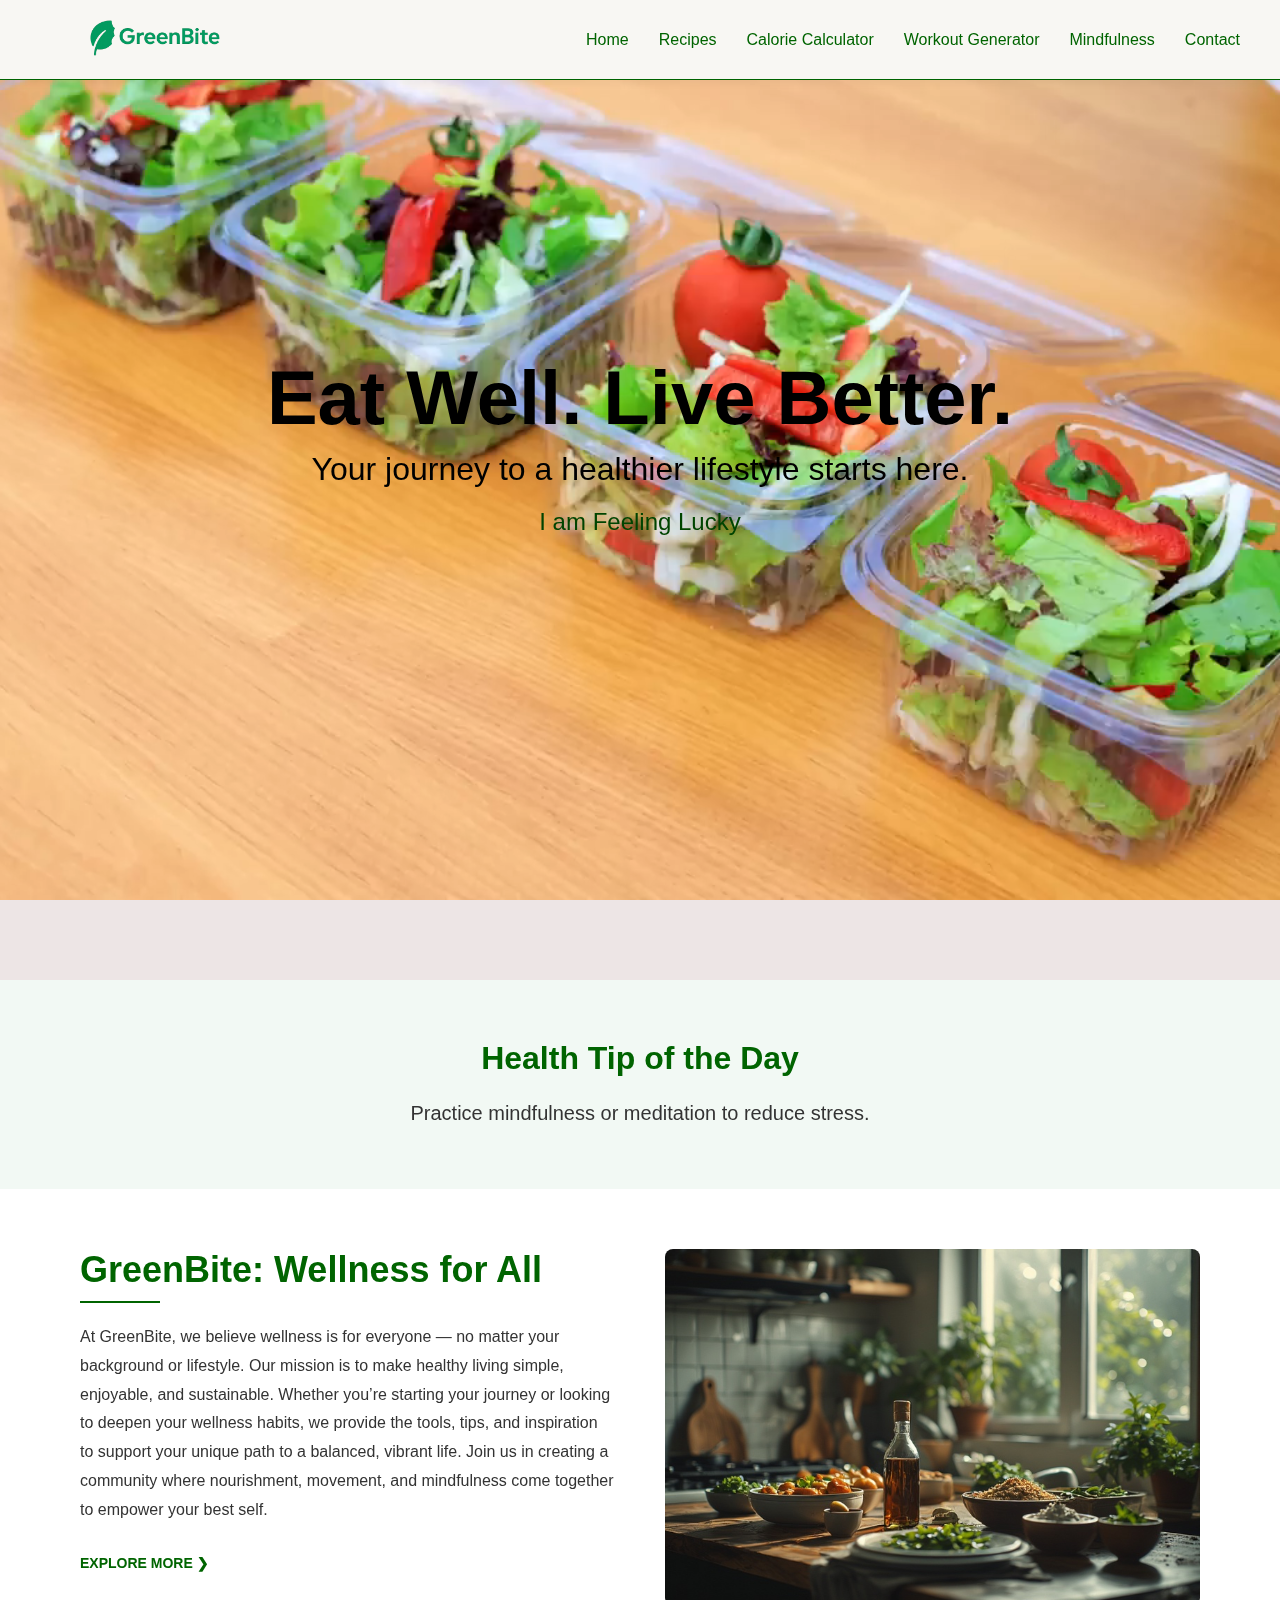
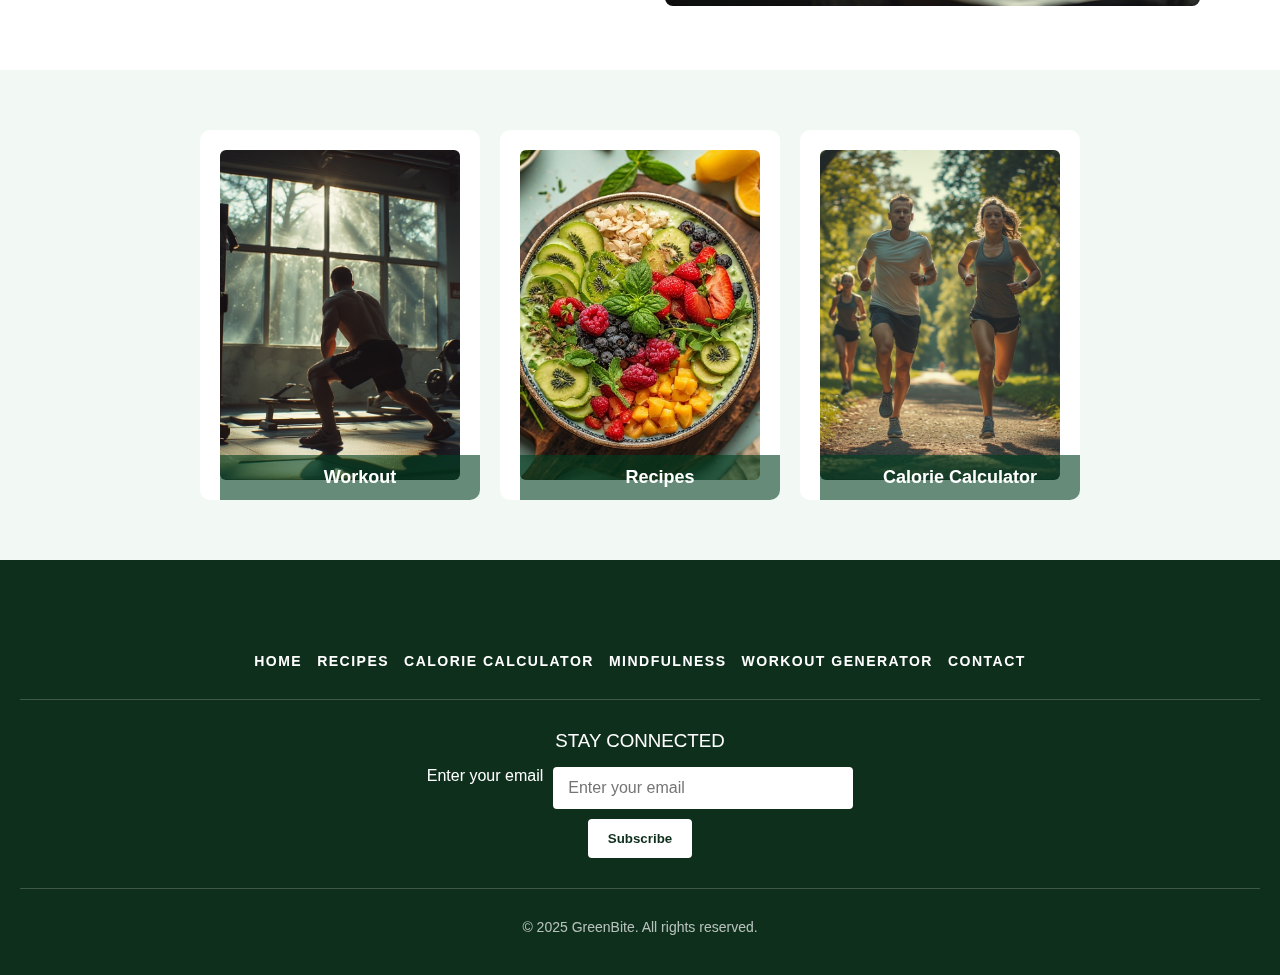
<file: index.html>
<!DOCTYPE html>
<html lang="en">
<head>
  <meta charset="UTF-8">
  <meta name="viewport" content="width=device-width, initial-scale=1">
  <title>GreenBite</title>
  <!-- Favicon -->
  <link rel="icon" href="./images/logo/favicon-32x32.png" type="image/x-icon">
  <link rel="icon" href="./images/logo/favicon-16x16.png" sizes="16x16" type="image/x-icon">

  <link rel="stylesheet" href="./style_home.css">
</head>
<body>
  <header class="header">
    <nav class="navbar">
      <div class="logo">
        <img src="./images/logo/GreenBite-Logo.png" alt="GreenBite Logo">
      </div>
      <ul class="nav-links">
        <li><a href="./index.html">Home</a></li>
        <li><a href="./recipes.html">Recipes</a></li>
        <li><a href="./calculator.html">Calorie Calculator</a></li>
        <li><a href="./workout.html">Workout Generator</a></li>
        <li><a href="./mindfulness.html">Mindfulness</a></li>
        <li><a href="./contact.html">Contact</a></li>
      </ul>

      <button class="hamburger" id="hamburger" aria-label="Toggle navigation menu">
        <span></span>
        <span></span>
        <span></span>
      </button>
    </nav>
  </header>

  <main>
    <div class="video-background">
      <video autoplay muted loop playsinline aria-label="Background video of healthy food">
        <source src="./videos/72948-546754307.mp4" type="video/mp4">
      </video>
    </div>

    <section class="hero">
      <div class="hero-text">
        <h1 id="hero-quote">Eat Well. Live Better.</h1>
        <p>Your journey to a healthier lifestyle starts here.</p>
        <a href="recipes.html" class="btn">I am Feeling Lucky</a>
      </div>
    </section>

    <section class="daily-tip-section">
      <div class="tip-container">
        <h2>Health Tip of the Day</h2>
        <p id="dailyTip"></p>
      </div>
    </section>

    <section class="wellness-section">
      <div class="wellness-text">
        <h2>GreenBite: Wellness for All</h2>
        <hr>
        <p>
        At GreenBite, we believe wellness is for everyone — no matter your background or lifestyle. Our mission is to make healthy living simple,
       enjoyable, and sustainable. Whether you’re starting your journey or looking to deepen your wellness habits, we provide the tools, tips, and 
       inspiration to support your unique path to a balanced, vibrant life.
       Join us in creating a community where nourishment, movement, and mindfulness come together to empower your best self.
        </p>
    
        <a href="./recipes.html" class="explore-btn">EXPLORE MORE ❯</a>
      </div>
      <div class="wellness-image">
        <img src="./images/recepies/mek6zm4fb76tgq.jpeg" alt="Group of people practicing wellness activities together">
      </div>
    </section>
   
    <section class="cards-section">
      
      <article class="card">
        <a href="./workout.html">
          <img src="./images/recepies/mesb8drgpl52zm.jpeg" alt="Person exercising with dumbbells">
          <h2 class="card-title">Workout</h2>
        </a>
      </article>
      <article class="card">
        <a href="./recipes.html">
          <img src="./images/recepies/mek6uib5188ae8.jpeg" alt="Healthy food recipes">
          <h2 class="card-title">Recipes</h2>
        </a>
      </article>
      <article class="card">
        <a href="./calculator.html">
          <img src="./images/recepies/mesbh85d9rgs5e.jpeg" alt="Person using a calorie calculator">
          <h2 class="card-title">Calorie Calculator</h2>
        </a>
      </article>
    </section>
  </main>

  <footer>
    <div class="social-icons">
      <a href="#" aria-label="Visit our Instagram"><i class="fab fa-instagram"></i></a>
      <a href="#" aria-label="Visit our Pinterest"><i class="fab fa-pinterest"></i></a>
      <a href="#" aria-label="Visit our Twitter"><i class="fab fa-twitter"></i></a>
      <a href="#" aria-label="Visit our Facebook"><i class="fab fa-facebook"></i></a>
    </div>

    <nav class="page-links" aria-label="Footer navigation">
      <a href="./home.html">Home</a>
      <a href="./recipes.html">Recipes</a>
      <a href="./calculator.html">Calorie Calculator</a>
      <a href="./mindfulness.html">Mindfulness</a>
      <a href="./workout.html">Workout Generator</a>
      <a href="./contact.html">Contact</a>
    </nav>

    <div class="newsletter">
      <h3>STAY CONNECTED</h3>
      <form id="newsletterForm">
        <label for="emailInput" class="visually-hidden">Enter your email</label>
        <input type="email" id="emailInput" placeholder="Enter your email" required>
        <button type="submit">Subscribe</button>
      </form>
    </div>

    <div class="copyright">
      © 2025 GreenBite. All rights reserved.
    </div>
  </footer>

  <script>
    const hamburger = document.getElementById('hamburger');
    const navLinks = document.querySelector('.nav-links');

    hamburger.addEventListener('click', () => {
      navLinks.classList.toggle('active');
      hamburger.setAttribute('aria-expanded', 
        hamburger.getAttribute('aria-expanded') === 'true' ? 'false' : 'true');
    });

    const slogans = [
      "Eat Well. Live Better.",
      "Healthy Body, Healthy Mind.",
      "Nourish Your Soul with Good Food.",
      "Fuel Your Day with Nature's Best.",
      "Wellness Starts with Every Bite.",
      "Eat Green, Feel Great.",
      "Fresh Food, Fresh Life."
    ];

    let currentIndex = 0;
    const heroQuote = document.getElementById('hero-quote');

    function rotateSlogans() {
      currentIndex = (currentIndex + 1) % slogans.length;
      heroQuote.textContent = slogans[currentIndex];
    }

    setInterval(rotateSlogans, 5000);
   
    const healthTips = [
      "Drink at least 8 glasses of water every day to stay hydrated.",
      "Incorporate at least 30 minutes of exercise into your daily routine.",
      "Eat a variety of colorful fruits and vegetables for optimal nutrition.",
      "Get 7-8 hours of quality sleep each night to support overall health.",
      "Limit your intake of processed sugars and refined carbs.",
      "Practice mindfulness or meditation to reduce stress.",
      "Take breaks from screens every hour to reduce eye strain.",
      "Include healthy fats like avocados, nuts, and olive oil in your diet.",
      "Wash your hands frequently to prevent infections.",
      "Maintain good posture to prevent back pain."
    ];

    function getTipOfTheDay() {
      const today = new Date();
      const dayOfYear = Math.floor(
        (today - new Date(today.getFullYear(), 0, 0)) / 1000 / 60 / 60 / 24
      );
      return healthTips[dayOfYear % healthTips.length];
    }

    document.getElementById('dailyTip').textContent = getTipOfTheDay();
    
    // Newsletter form handling
    document.getElementById('newsletterForm').addEventListener('submit', function(e) {
      e.preventDefault();
      const email = document.getElementById('emailInput').value;
      alert(`Thank you for subscribing with: ${email}`);
      this.reset();
    });
  </script>
</body>
</html>
</file>
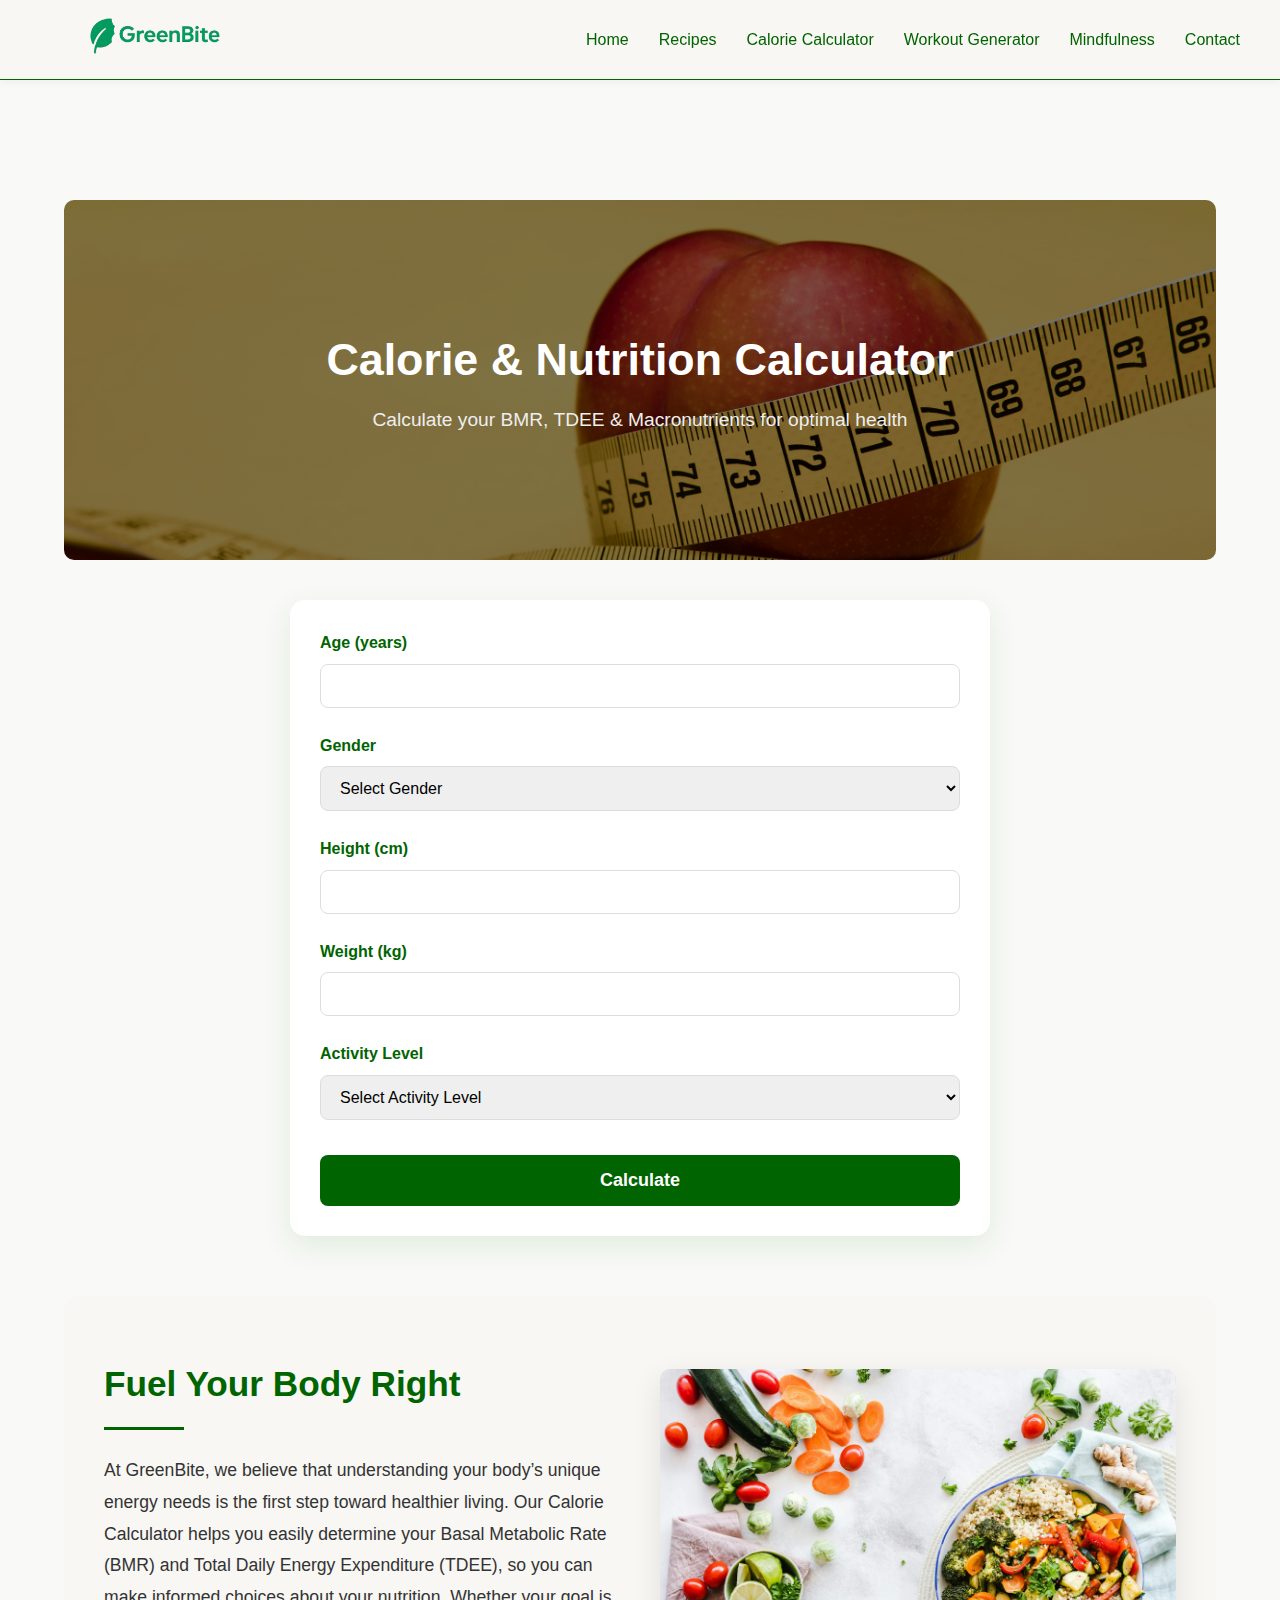
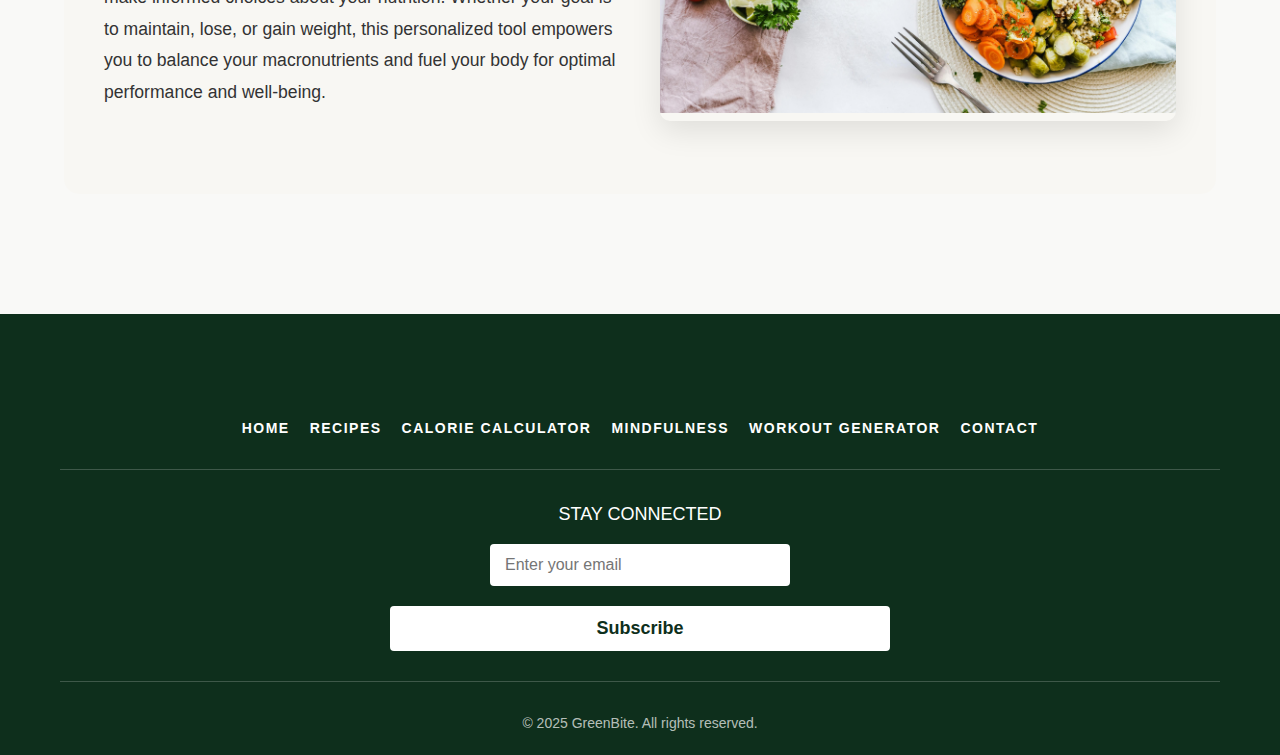
<file: calculator.html>
<!DOCTYPE html>
<html lang="en">
<head>
  <meta charset="UTF-8" >
  <meta name="viewport" content="width=device-width, initial-scale=1.0" >
  <title>Calorie Calculator | GreenBite</title>
  <!-- Favicon -->
 <link rel="icon" href="https://github.com/Dulanga08/GreenBite-CB015600/raw/main/images/logo/favicon-16x16.png" type="image/x-icon">
 <link rel="icon" href="https://github.com/Dulanga08/GreenBite-CB015600/raw/main/images/logo/favicon-32x32.png" sizes="32x32" type="image/x-icon">

  <link rel="stylesheet" href="style_calculator.css">
  <script src="calculator.js" defer></script>
</head>
<body>
  <!-- Navigation Bar -->
  <nav class="navbar">
    <div class="logo">
       <img src="./images/logo/GreenBite-Logo.png" alt="GreenBite Logo">
    </div>
    <ul class="nav-links">
      <li><a href="./index.html">Home</a></li>
      <li><a href="./recipes.html">Recipes</a></li>
      <li><a href="./calculator.html">Calorie Calculator</a></li>
      <li><a href="./workout.html">Workout Generator</a></li>
      <li><a href="./mindfulness.html">Mindfulness</a></li>
      <li><a href="./contact.html">Contact</a></li>
    </ul>

    <div class="hamburger" id="hamburger">
      <span></span>
      <span></span>
      <span></span>
    </div>
  </nav>

  <main>
    <!-- Hero Section -->
    <header class="hero">
      <h1>Calorie & Nutrition Calculator</h1>
      <p>Calculate your BMR, TDEE & Macronutrients for optimal health</p>
    </header>

    <!-- Calculator Form -->
    <section class="calculator-container">
      <form id="calculatorForm">
        <div class="form-group">
          <label for="age">Age (years)</label>
          <input type="number" id="age" required min="15" max="100">
        </div>
        <div class="form-group">
          <label for="gender">Gender</label>
          <select id="gender" required>
            <option value="">Select Gender</option>
            <option value="male">Male</option>
            <option value="female">Female</option>
          </select>
        </div>
        <div class="form-group">
          <label for="height">Height (cm)</label>
          <input type="number" id="height" required min="100" max="250">
        </div>
        <div class="form-group">
          <label for="weight">Weight (kg)</label>
          <input type="number" id="weight" required min="30" max="200">
        </div>
        <div class="form-group">
          <label for="activity">Activity Level</label>
          <select id="activity" required>
            <option value="">Select Activity Level</option>
            <option value="1.2">Sedentary (little or no exercise)</option>
            <option value="1.375">Lightly active (light exercise 1-3 days/week)</option>
            <option value="1.55">Moderately active (moderate exercise 3-5 days/week)</option>
            <option value="1.725">Very active (hard exercise 6-7 days/week)</option>
            <option value="1.9">Super active (very hard exercise, physical job)</option>
          </select>
        </div>
        <button type="submit">Calculate</button>
      </form>

      <!-- Results Section -->
      <div id="results" class="results">
        <h2>Your Results</h2>
        <p><strong>BMR (Basal Metabolic Rate):</strong> <span id="bmr" class="macro-value"></span> kcal/day</p>
        <p><strong>TDEE (Total Daily Energy Expenditure):</strong> <span id="tdee" class="macro-value"></span> kcal/day</p>
        <h3>Recommended Macronutrients</h3>
        <div class="macro">
          <label>Carbohydrates: <span id="carbs" class="macro-value"></span> g (50%)</label>
          <div class="bar"><div id="carbsBar" class="fill"></div></div>
        </div>
        <div class="macro">
          <label>Protein: <span id="protein" class="macro-value"></span> g (20%)</label>
          <div class="bar"><div id="proteinBar" class="fill"></div></div>
        </div>
        <div class="macro">
          <label>Fat: <span id="fat" class="macro-value"></span> g (30%)</label>
          <div class="bar"><div id="fatBar" class="fill"></div></div>
        </div>
      </div>
    </section>

    <!-- Wellness Section -->
    <section class="wellness-section">
      <div class="wellness-text">
        <h2>Fuel Your Body Right</h2>
        <hr>
        <p>
         At GreenBite, we believe that understanding your body’s unique energy needs is the first step toward healthier living.
         Our Calorie Calculator helps you easily determine your Basal Metabolic Rate (BMR) and Total Daily Energy Expenditure (TDEE), 
         so you can make informed choices about your nutrition. Whether your goal is to maintain, lose, or gain weight, this personalized tool 
         empowers you to balance your macronutrients and fuel your body for optimal performance and well-being.
        </p>
      
      </div>
      <div class="wellness-image">
        <img src="./images/recepies/caloriesecimg.jpg" alt="Wellness Image">
      </div>
    </section>
  </main>

  <!-- Footer -->
  <footer>
    <div class="footer-content">
      <div class="social-icons">
        <a href="#"><i class="fab fa-instagram"></i></a>
        <a href="#"><i class="fab fa-pinterest"></i></a>
        <a href="#"><i class="fab fa-twitter"></i></a>
        <a href="#"><i class="fab fa-facebook"></i></a>
      </div>

      <div class="page-links">
        <a href="./home.html">Home</a>
        <a href="./recipes.html">Recipes</a>
        <a href="./calculator.html">Calorie Calculator</a>
        <a href="./mindfulness.html">Mindfulness</a>
        <a href="./workout.html">Workout Generator</a>
        <a href="./contact.html">Contact</a>
      </div>

      <div class="newsletter">
        <h3>STAY CONNECTED</h3>
        <form id="newsletterForm">
          <input type="email" id="emailInput" placeholder="Enter your email" required>
          <button type="submit">Subscribe</button>
        </form>
      </div>

      <div class="copyright">
        © 2025 GreenBite. All rights reserved.
      </div>
    </div>
  </footer>
</body>
</html>
</file>
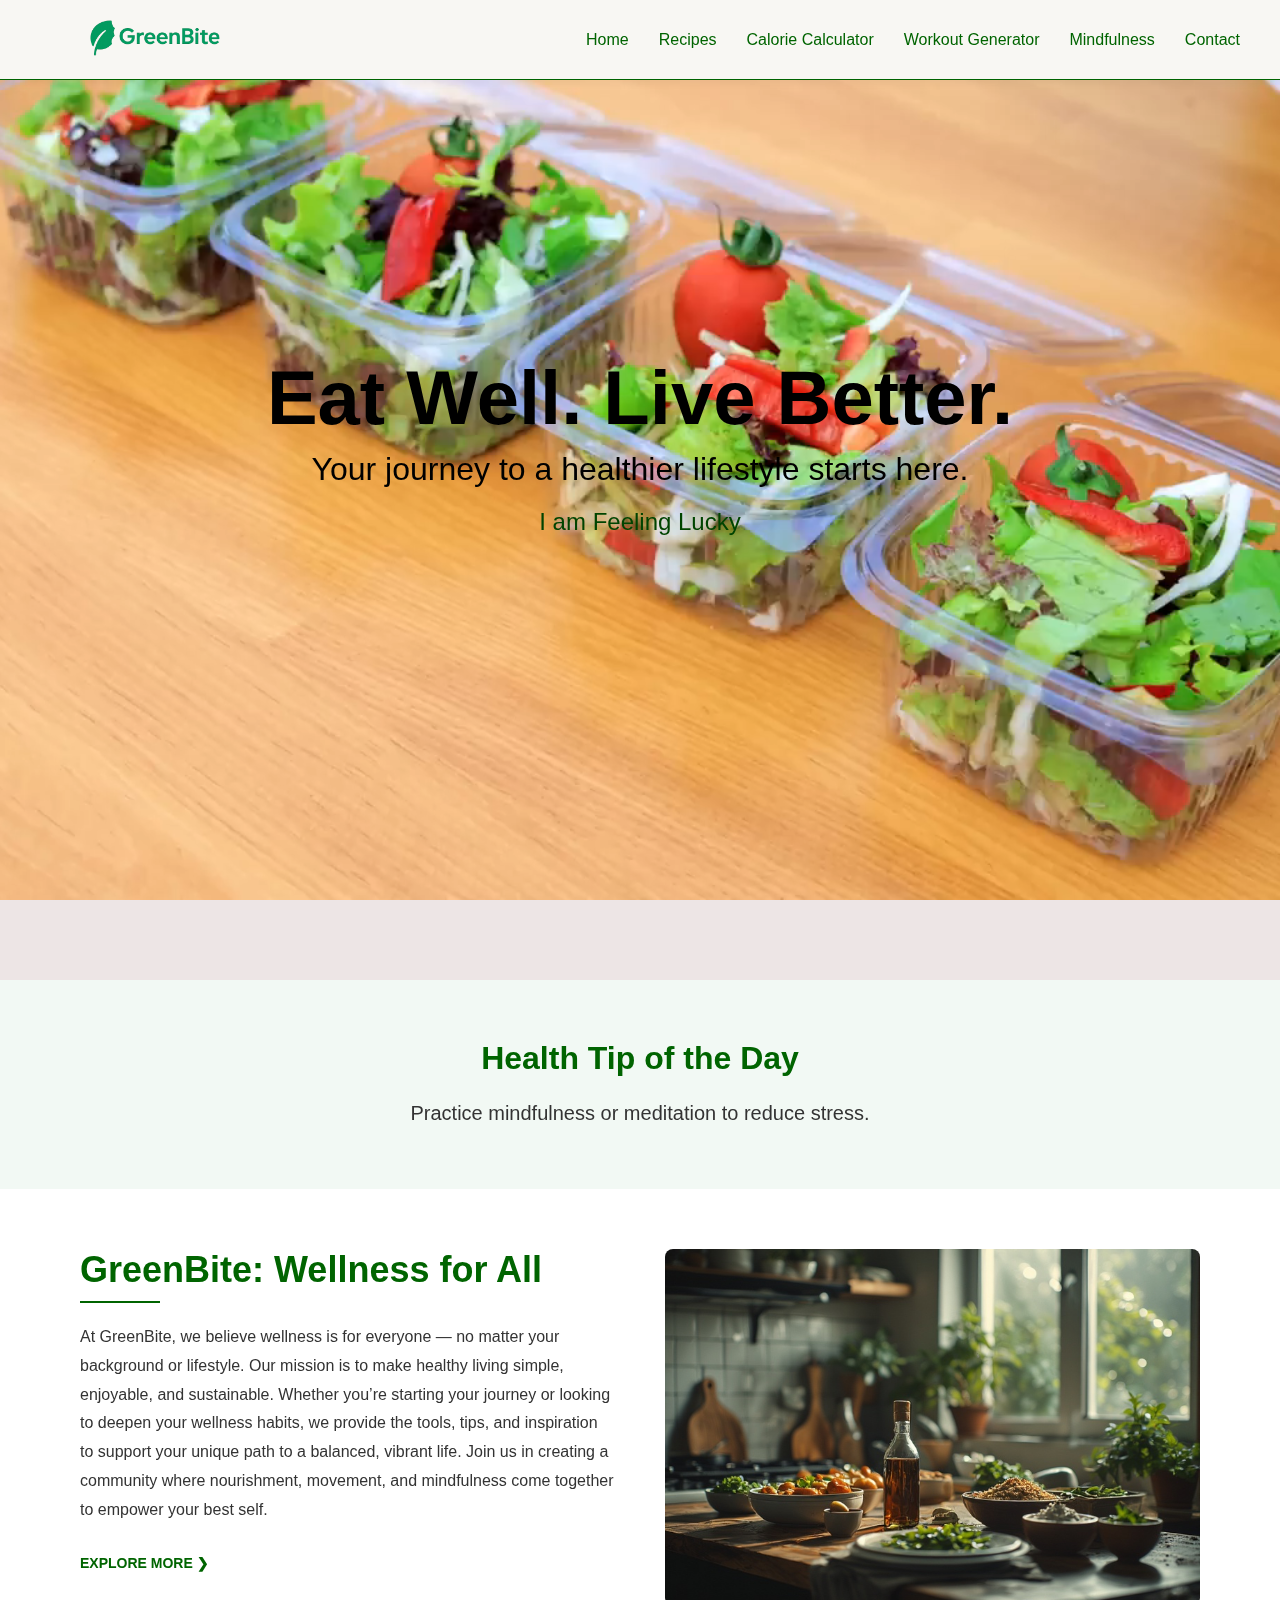
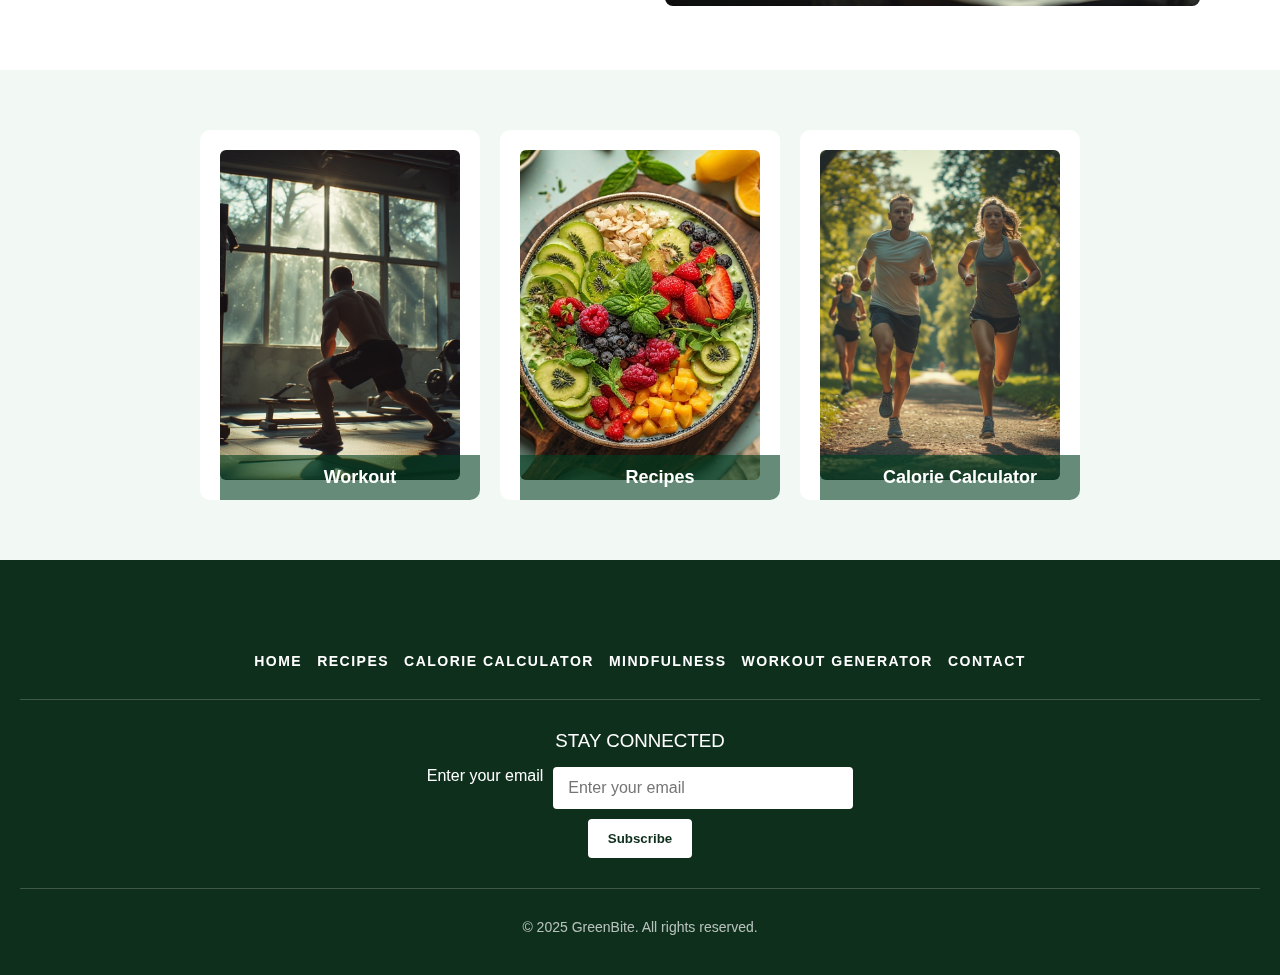
<file: home.html>
<!DOCTYPE html>
<html lang="en">
<head>
  <meta charset="UTF-8">
  <meta name="viewport" content="width=device-width, initial-scale=1">
  <title>GreenBite</title>
  <!-- Favicon -->
  <link rel="icon" href="./images/logo/favicon-32x32.png" type="image/x-icon">
  <link rel="icon" href="./images/logo/favicon-16x16.png" sizes="16x16" type="image/x-icon">

  <link rel="stylesheet" href="./style_home.css">
</head>
<body>
  <header class="header">
    <nav class="navbar">
      <div class="logo">
        <img src="./images/logo/GreenBite-Logo.png" alt="GreenBite Logo">
      </div>
      <ul class="nav-links">
        <li><a href="./home.html">Home</a></li>
        <li><a href="./recipes.html">Recipes</a></li>
        <li><a href="./calculator.html">Calorie Calculator</a></li>
        <li><a href="./workout.html">Workout Generator</a></li>
        <li><a href="./mindfulness.html">Mindfulness</a></li>
        <li><a href="./contact.html">Contact</a></li>
      </ul>

      <button class="hamburger" id="hamburger" aria-label="Toggle navigation menu">
        <span></span>
        <span></span>
        <span></span>
      </button>
    </nav>
  </header>

  <main>
    <div class="video-background">
      <video autoplay muted loop playsinline aria-label="Background video of healthy food">
        <source src="./videos/72948-546754307.mp4" type="video/mp4">
      </video>
    </div>

    <section class="hero">
      <div class="hero-text">
        <h1 id="hero-quote">Eat Well. Live Better.</h1>
        <p>Your journey to a healthier lifestyle starts here.</p>
        <a href="recipes.html" class="btn">I am Feeling Lucky</a>
      </div>
    </section>

    <section class="daily-tip-section">
      <div class="tip-container">
        <h2>Health Tip of the Day</h2>
        <p id="dailyTip"></p>
      </div>
    </section>

    <section class="wellness-section">
      <div class="wellness-text">
        <h2>GreenBite: Wellness for All</h2>
        <hr>
        <p>
        At GreenBite, we believe wellness is for everyone — no matter your background or lifestyle. Our mission is to make healthy living simple,
       enjoyable, and sustainable. Whether you’re starting your journey or looking to deepen your wellness habits, we provide the tools, tips, and 
       inspiration to support your unique path to a balanced, vibrant life.
       Join us in creating a community where nourishment, movement, and mindfulness come together to empower your best self.
        </p>
    
        <a href="./recipes.html" class="explore-btn">EXPLORE MORE ❯</a>
      </div>
      <div class="wellness-image">
        <img src="./images/recepies/mek6zm4fb76tgq.jpeg" alt="Group of people practicing wellness activities together">
      </div>
    </section>
   
    <section class="cards-section">
      
      <article class="card">
        <a href="./workout.html">
          <img src="./images/recepies/mesb8drgpl52zm.jpeg" alt="Person exercising with dumbbells">
          <h2 class="card-title">Workout</h2>
        </a>
      </article>
      <article class="card">
        <a href="./recipes.html">
          <img src="./images/recepies/mek6uib5188ae8.jpeg" alt="Healthy food recipes">
          <h2 class="card-title">Recipes</h2>
        </a>
      </article>
      <article class="card">
        <a href="./calculator.html">
          <img src="./images/recepies/mesbh85d9rgs5e.jpeg" alt="Person using a calorie calculator">
          <h2 class="card-title">Calorie Calculator</h2>
        </a>
      </article>
    </section>
  </main>

  <footer>
    <div class="social-icons">
      <a href="#" aria-label="Visit our Instagram"><i class="fab fa-instagram"></i></a>
      <a href="#" aria-label="Visit our Pinterest"><i class="fab fa-pinterest"></i></a>
      <a href="#" aria-label="Visit our Twitter"><i class="fab fa-twitter"></i></a>
      <a href="#" aria-label="Visit our Facebook"><i class="fab fa-facebook"></i></a>
    </div>

    <nav class="page-links" aria-label="Footer navigation">
      <a href="./home.html">Home</a>
      <a href="./recipes.html">Recipes</a>
      <a href="./calculator.html">Calorie Calculator</a>
      <a href="./mindfulness.html">Mindfulness</a>
      <a href="./workout.html">Workout Generator</a>
      <a href="./contact.html">Contact</a>
    </nav>

    <div class="newsletter">
      <h3>STAY CONNECTED</h3>
      <form id="newsletterForm">
        <label for="emailInput" class="visually-hidden">Enter your email</label>
        <input type="email" id="emailInput" placeholder="Enter your email" required>
        <button type="submit">Subscribe</button>
      </form>
    </div>

    <div class="copyright">
      © 2025 GreenBite. All rights reserved.
    </div>
  </footer>

  <script>
    const hamburger = document.getElementById('hamburger');
    const navLinks = document.querySelector('.nav-links');

    hamburger.addEventListener('click', () => {
      navLinks.classList.toggle('active');
      hamburger.setAttribute('aria-expanded', 
        hamburger.getAttribute('aria-expanded') === 'true' ? 'false' : 'true');
    });

    const slogans = [
      "Eat Well. Live Better.",
      "Healthy Body, Healthy Mind.",
      "Nourish Your Soul with Good Food.",
      "Fuel Your Day with Nature's Best.",
      "Wellness Starts with Every Bite.",
      "Eat Green, Feel Great.",
      "Fresh Food, Fresh Life."
    ];

    let currentIndex = 0;
    const heroQuote = document.getElementById('hero-quote');

    function rotateSlogans() {
      currentIndex = (currentIndex + 1) % slogans.length;
      heroQuote.textContent = slogans[currentIndex];
    }

    setInterval(rotateSlogans, 5000);
   
    const healthTips = [
      "Drink at least 8 glasses of water every day to stay hydrated.",
      "Incorporate at least 30 minutes of exercise into your daily routine.",
      "Eat a variety of colorful fruits and vegetables for optimal nutrition.",
      "Get 7-8 hours of quality sleep each night to support overall health.",
      "Limit your intake of processed sugars and refined carbs.",
      "Practice mindfulness or meditation to reduce stress.",
      "Take breaks from screens every hour to reduce eye strain.",
      "Include healthy fats like avocados, nuts, and olive oil in your diet.",
      "Wash your hands frequently to prevent infections.",
      "Maintain good posture to prevent back pain."
    ];

    function getTipOfTheDay() {
      const today = new Date();
      const dayOfYear = Math.floor(
        (today - new Date(today.getFullYear(), 0, 0)) / 1000 / 60 / 60 / 24
      );
      return healthTips[dayOfYear % healthTips.length];
    }

    document.getElementById('dailyTip').textContent = getTipOfTheDay();
    
    // Newsletter form handling
    document.getElementById('newsletterForm').addEventListener('submit', function(e) {
      e.preventDefault();
      const email = document.getElementById('emailInput').value;
      alert(`Thank you for subscribing with: ${email}`);
      this.reset();
    });
  </script>
</body>
</html>
</file>
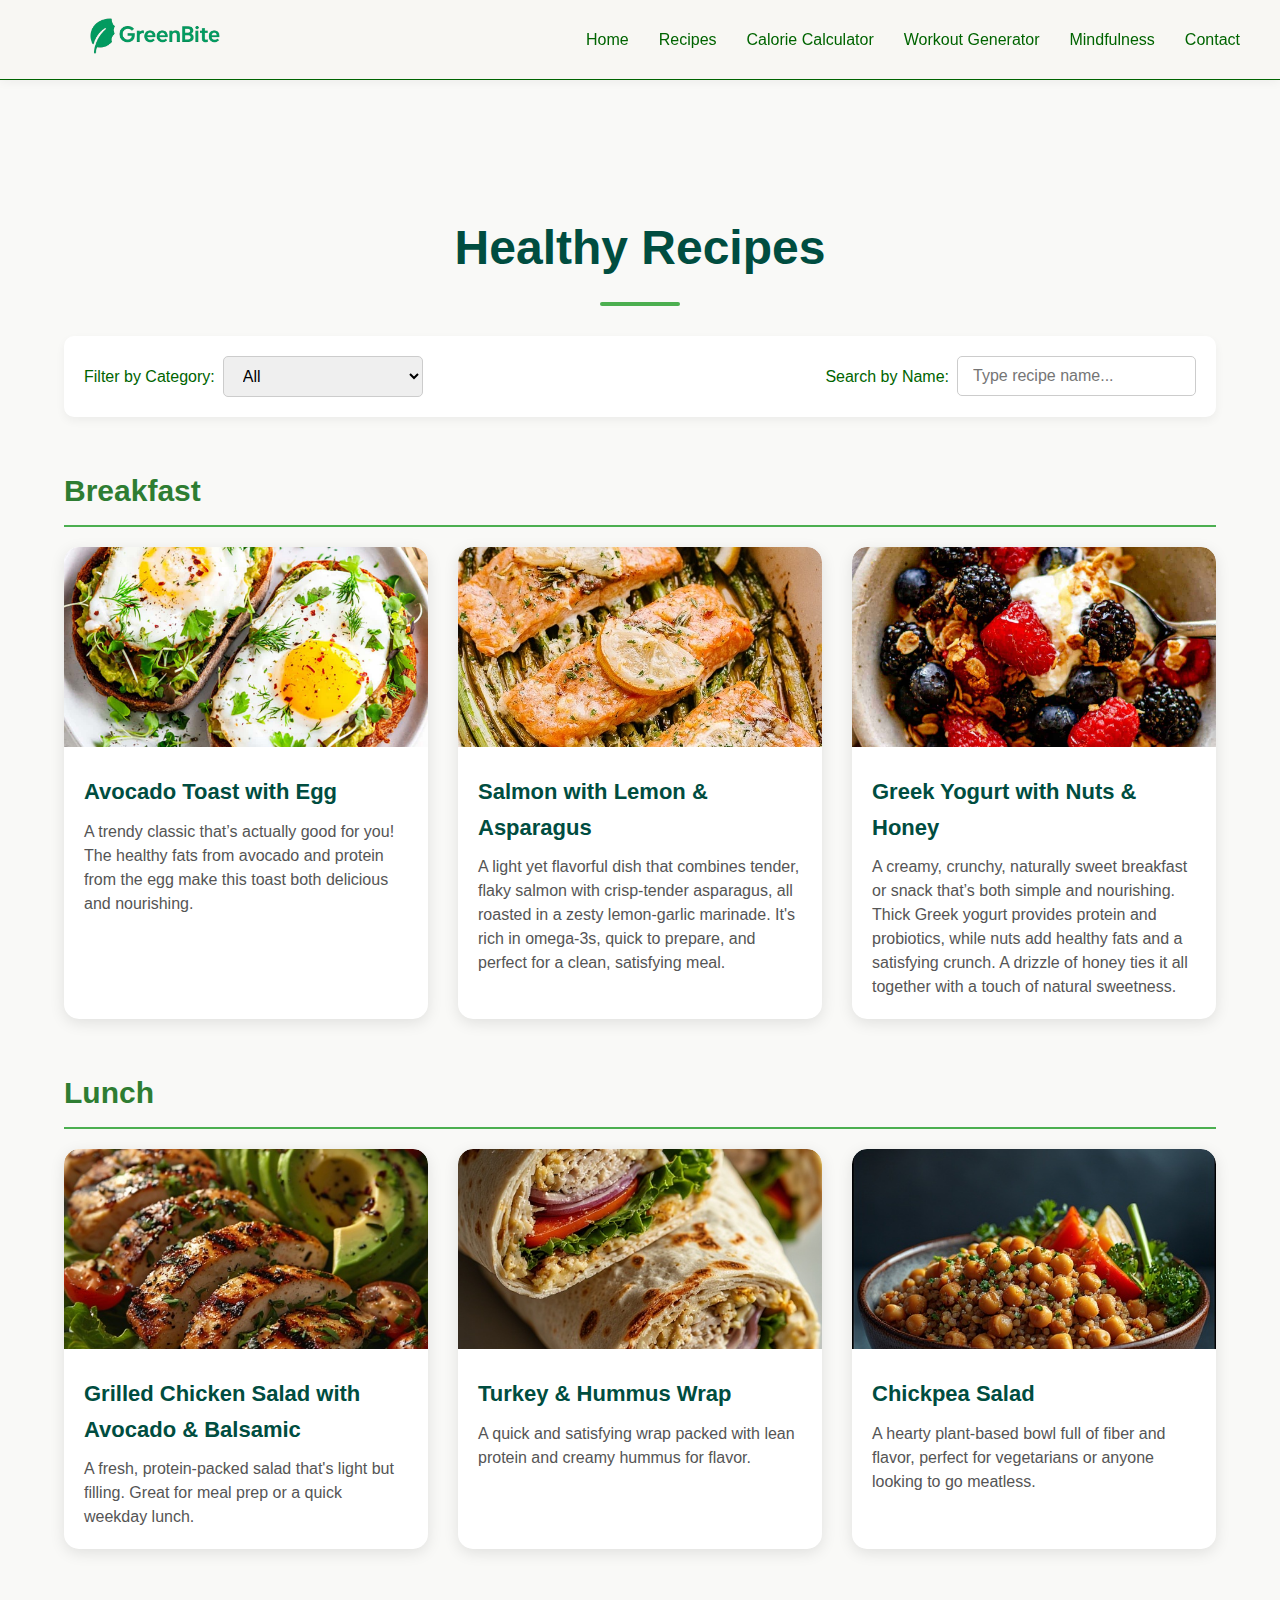
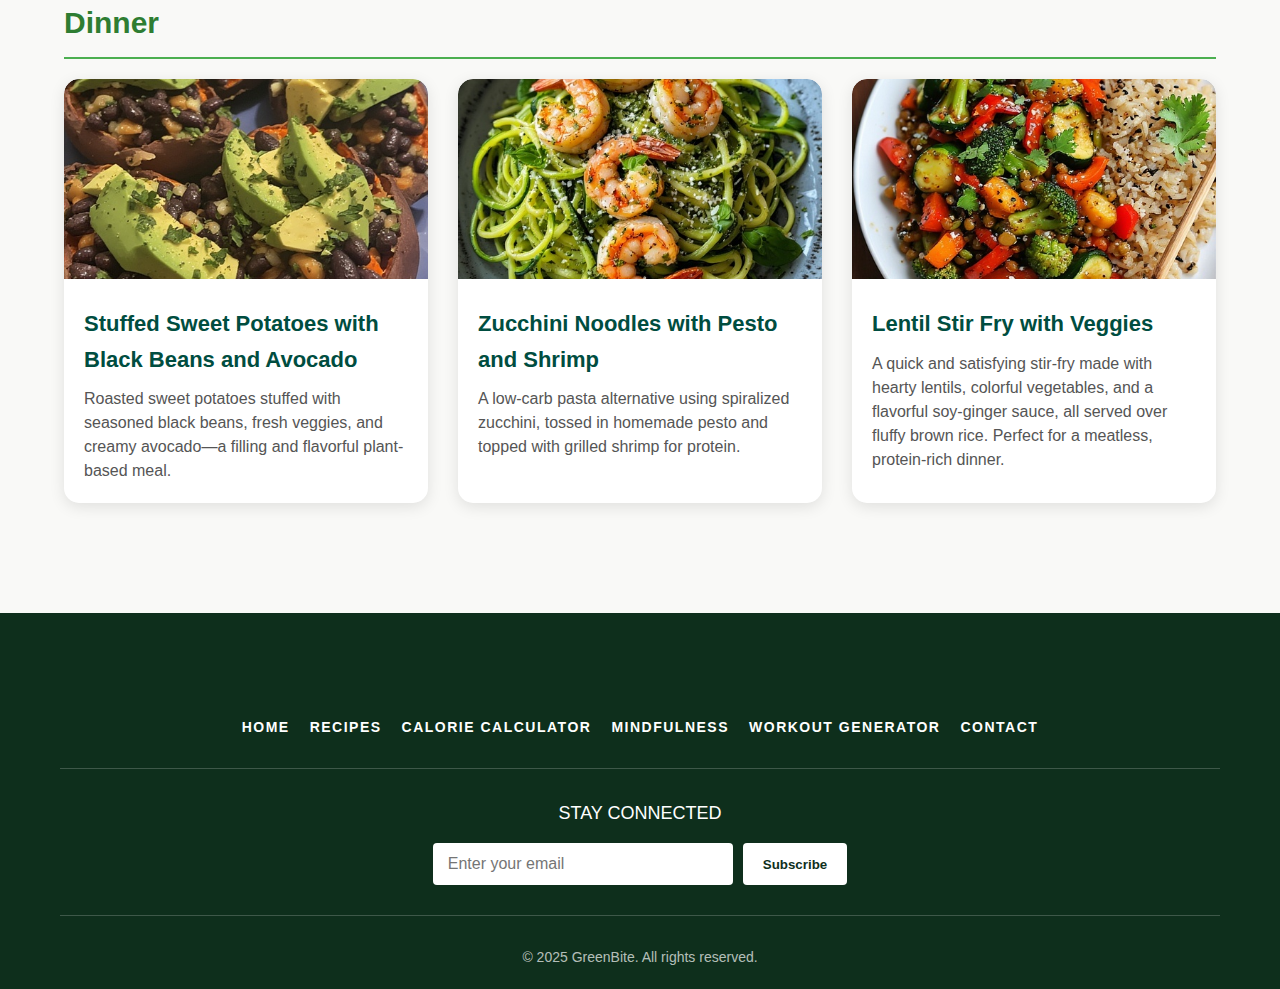
<file: recipes.html>
<!DOCTYPE html>
<html lang="en">
<head>
  <meta charset="UTF-8">
  <meta name="viewport" content="width=device-width, initial-scale=1.0">
  <title>Document</title>
  <!-- Favicon -->
  <link rel="icon" href="https://github.com/Dulanga08/GreenBite-CB015600/raw/main/images/logo/favicon-16x16.png" type="image/x-icon">
  <link rel="icon" href="https://github.com/Dulanga08/GreenBite-CB015600/raw/main/images/logo/favicon-32x32.png" sizes="32x32" type="image/x-icon">

  <link rel="stylesheet" href="./style_recepie.css">
  <script src="popup_search.js" defer></script>

</head>
<body class="recepiebackground">
  <nav class="navbar">
    <div class="logo">
      <img src="./images/logo/GreenBite-Logo.png" alt="GreenBite Logo">
    </div>
    <ul class="nav-links">
      <li><a href="./index.html">Home</a></li>
      <li><a href="./recipes.html">Recipes</a></li>
      <li><a href="./calculator.html">Calorie Calculator</a></li>
      <li><a href="./workout.html">Workout Generator</a></li>
      <li><a href="./mindfulness.html">Mindfulness</a></li>
      <li><a href="./contact.html">Contact</a></li>
    </ul>

    <div class="hamburger" id="hamburger" aria-label="Toggle navigation menu" role="button" tabindex="0">
      <span></span>
      <span></span>
      <span></span>
    </div>
  </nav>

  <div class="container">
    <h1>Healthy Recipes</h1>

    <!-- Filter and Search Bar -->
    <div class="filter-search-bar">
      <!-- Filter by Category -->
      <div class="filters">
        <label for="categoryFilter">Filter by Category:</label>
        <select id="categoryFilter">
          <option value="all">All</option>
          <option value="breakfast">Breakfast</option>
          <option value="lunch">Lunch</option>
          <option value="dinner">Dinner</option>
        </select>
      </div>

      <!-- Search by Recipe Name -->
      <div class="search">
        <label for="searchInput">Search by Name:</label>
        <input type="text" id="searchInput" placeholder="Type recipe name...">
      </div>
    </div>

    <!-- Recipes Section -->
    <section class="recipe-section">
      <h2>Breakfast</h2>
      <div class="recipe-grid" id="breakfast">
        <div class="card" data-id="1" data-category="breakfast">
          <div class="card-image">
            <img src="./images/recepies/Avocado-Egg-Breakfast-Toast-FI-Thumbnail-1200X1200.jpg" alt="Avocado Toast with Egg">
            <div class="card-content">
              <h2>Avocado Toast with Egg</h2>
              <p>A trendy classic that’s actually good for you! The healthy fats from avocado and protein from the egg make this toast both delicious and nourishing.</p>
            </div> 
          </div>
        </div>

        <div class="card" data-id="2" data-category="breakfast">
          <div class="card-image">
            <img src="./images/recepies/Rosemary-Lemon-Baked-Salmon-with-Asparagus-5.jpg" alt="Salmon with Lemon & Asparagus">
            <div class="card-content">
              <h2>Salmon with Lemon & Asparagus</h2>
              <p>A light yet flavorful dish that combines tender, flaky salmon with crisp-tender asparagus, all roasted in a zesty lemon-garlic marinade. It's rich in omega-3s, quick to prepare, and perfect for a clean, satisfying meal.</p>
            </div> 
          </div>
        </div>

        <div class="card" data-id="3" data-category="breakfast">
          <div class="card-image">
            <img src="./images/recepies/yogurt-bowl-serving.jpg" alt="Greek Yogurt with Nuts & Honey">
            <div class="card-content">
              <h2>Greek Yogurt with Nuts & Honey</h2>
              <p>A creamy, crunchy, naturally sweet breakfast or snack that’s both simple and nourishing. Thick Greek yogurt provides protein and probiotics, while nuts add healthy fats and a satisfying crunch. A drizzle of honey ties it all together with a touch of natural sweetness.</p>
            </div> 
          </div>
        </div>
      </div>

      <h2>Lunch</h2>
      <div class="recipe-grid" id="lunch">
        <div class="card" data-id="4" data-category="lunch">
          <div class="card-image">
            <img src="./images/recepies/chicken.jpeg" alt="Grilled Chicken Salad">
            <div class="card-content">
              <h2>Grilled Chicken Salad with Avocado & Balsamic</h2>
              <p>A fresh, protein-packed salad that's light but filling. Great for meal prep or a quick weekday lunch.</p>
            </div> 
          </div>
        </div>

        <div class="card" data-id="5" data-category="lunch">
          <div class="card-image">
            <img src="./images/recepies/turkeywrAP.jpeg" alt="Turkey & Hummus Wrap">
            <div class="card-content">
              <h2>Turkey & Hummus Wrap</h2>
              <p>A quick and satisfying wrap packed with lean protein and creamy hummus for flavor.</p>
            </div> 
          </div>
        </div>

        <div class="card" data-id="6" data-category="lunch">
          <div class="card-image">
            <img src="./images/recepies/CHICKPEA.jpeg" alt="Chickpea Salad">
            <div class="card-content">
              <h2>Chickpea Salad</h2>
              <p>A hearty plant-based bowl full of fiber and flavor, perfect for vegetarians or anyone looking to go meatless.</p>
            </div> 
          </div>
        </div>
      </div>

      <h2>Dinner</h2>
      <div class="recipe-grid" id="dinner">
        <div class="card" data-id="7" data-category="dinner">
          <div class="card-image">
            <img src="./images/recepies/sweetpotatoe.jpeg" alt="Stuffed Sweet Potatoes">
            <div class="card-content">
              <h2>Stuffed Sweet Potatoes with Black Beans and Avocado</h2>
              <p>Roasted sweet potatoes stuffed with seasoned black beans, fresh veggies, and creamy avocado—a filling and flavorful plant-based meal.</p>
            </div> 
          </div>
        </div>

        <div class="card" data-id="8" data-category="dinner">
          <div class="card-image">
            <img src="./images/recepies/noodle.jpeg" alt="Zucchini Noodles with Pesto and Shrimp">
            <div class="card-content">
              <h2>Zucchini Noodles with Pesto and Shrimp</h2>
              <p>A low-carb pasta alternative using spiralized zucchini, tossed in homemade pesto and topped with grilled shrimp for protein.</p>
            </div> 
          </div>
        </div>

        <div class="card" data-id="9" data-category="dinner">
          <div class="card-image">
            <img src="./images/recepies/rice.jpeg" alt="Lentil Stir Fry with Veggies">
            <div class="card-content">
              <h2>Lentil Stir Fry with Veggies</h2>
              <p>A quick and satisfying stir-fry made with hearty lentils, colorful vegetables, and a flavorful soy-ginger sauce, all served over fluffy brown rice. Perfect for a meatless, protein-rich dinner.</p>
            </div> 
          </div>
        </div>
      </div>
    </section>

    <!-- Modal for displaying full recipe -->
    <div id="recipeModal" class="modal" role="dialog" aria-modal="true" aria-labelledby="modalTitle" aria-describedby="modalSteps">
      <div class="modal-content">
        <button class="close" aria-label="Close recipe modal">&times;</button>
        <h2 id="modalTitle"></h2>

        <h3>Ingredients</h3>
        <ul id="modalIngredients"></ul>

        <h3>Steps</h3>
        <ol id="modalSteps"></ol>

        <h3>Nutrition Info</h3>
        <table>
          <thead>
            <tr>
              <th>Calories</th>
              <th>Protein</th>
              <th>Fat</th>
              <th>Carbs</th>
            </tr>
          </thead>
          <tbody>
            <tr>
              <td id="modalCalories"></td>
              <td id="modalProtein"></td>
              <td id="modalFat"></td>
              <td id="modalCarbs"></td>
            </tr>
          </tbody>
        </table>
      </div>
    </div>
  </div>

  <script>
    const hamburger = document.getElementById("hamburger");
    const navLinks = document.querySelector(".nav-links");

    hamburger.addEventListener("click", () => {
      hamburger.classList.toggle("active");
      navLinks.classList.toggle("open");
    });

    // Optional: Enable keyboard accessibility for hamburger
    hamburger.addEventListener("keypress", (e) => {
      if (e.key === "Enter" || e.key === " ") {
        hamburger.click();
      }
    });
  </script>

  <footer>
    <div class="footer-content">
      <div class="social-icons">
        <a href="#"><i class="fab fa-instagram" aria-label="Instagram"></i></a>
        <a href="#"><i class="fab fa-pinterest" aria-label="Pinterest"></i></a>
        <a href="#"><i class="fab fa-twitter" aria-label="Twitter"></i></a>
        <a href="#"><i class="fab fa-facebook" aria-label="Facebook"></i></a>
      </div>

      <div class="page-links">
        <a href="./home.html">Home</a>
        <a href="./recipes.html">Recipes</a>
        <a href="./calculator.html">Calorie Calculator</a>
        <a href="./mindfulness.html">Mindfulness</a>
        <a href="./workout.html">Workout Generator</a>
        <a href="./contact.html">Contact</a>
      </div>

      <div class="newsletter">
        <h3>STAY CONNECTED</h3>
        <form id="newsletterForm">
          <input type="email" id="emailInput" placeholder="Enter your email" required aria-label="Email address">
          <button type="submit">Subscribe</button>
        </form>
      </div>

      <div class="copyright">
        © 2025 GreenBite. All rights reserved.
      </div>
    </div>
  </footer>
</body>
</html>
</file>
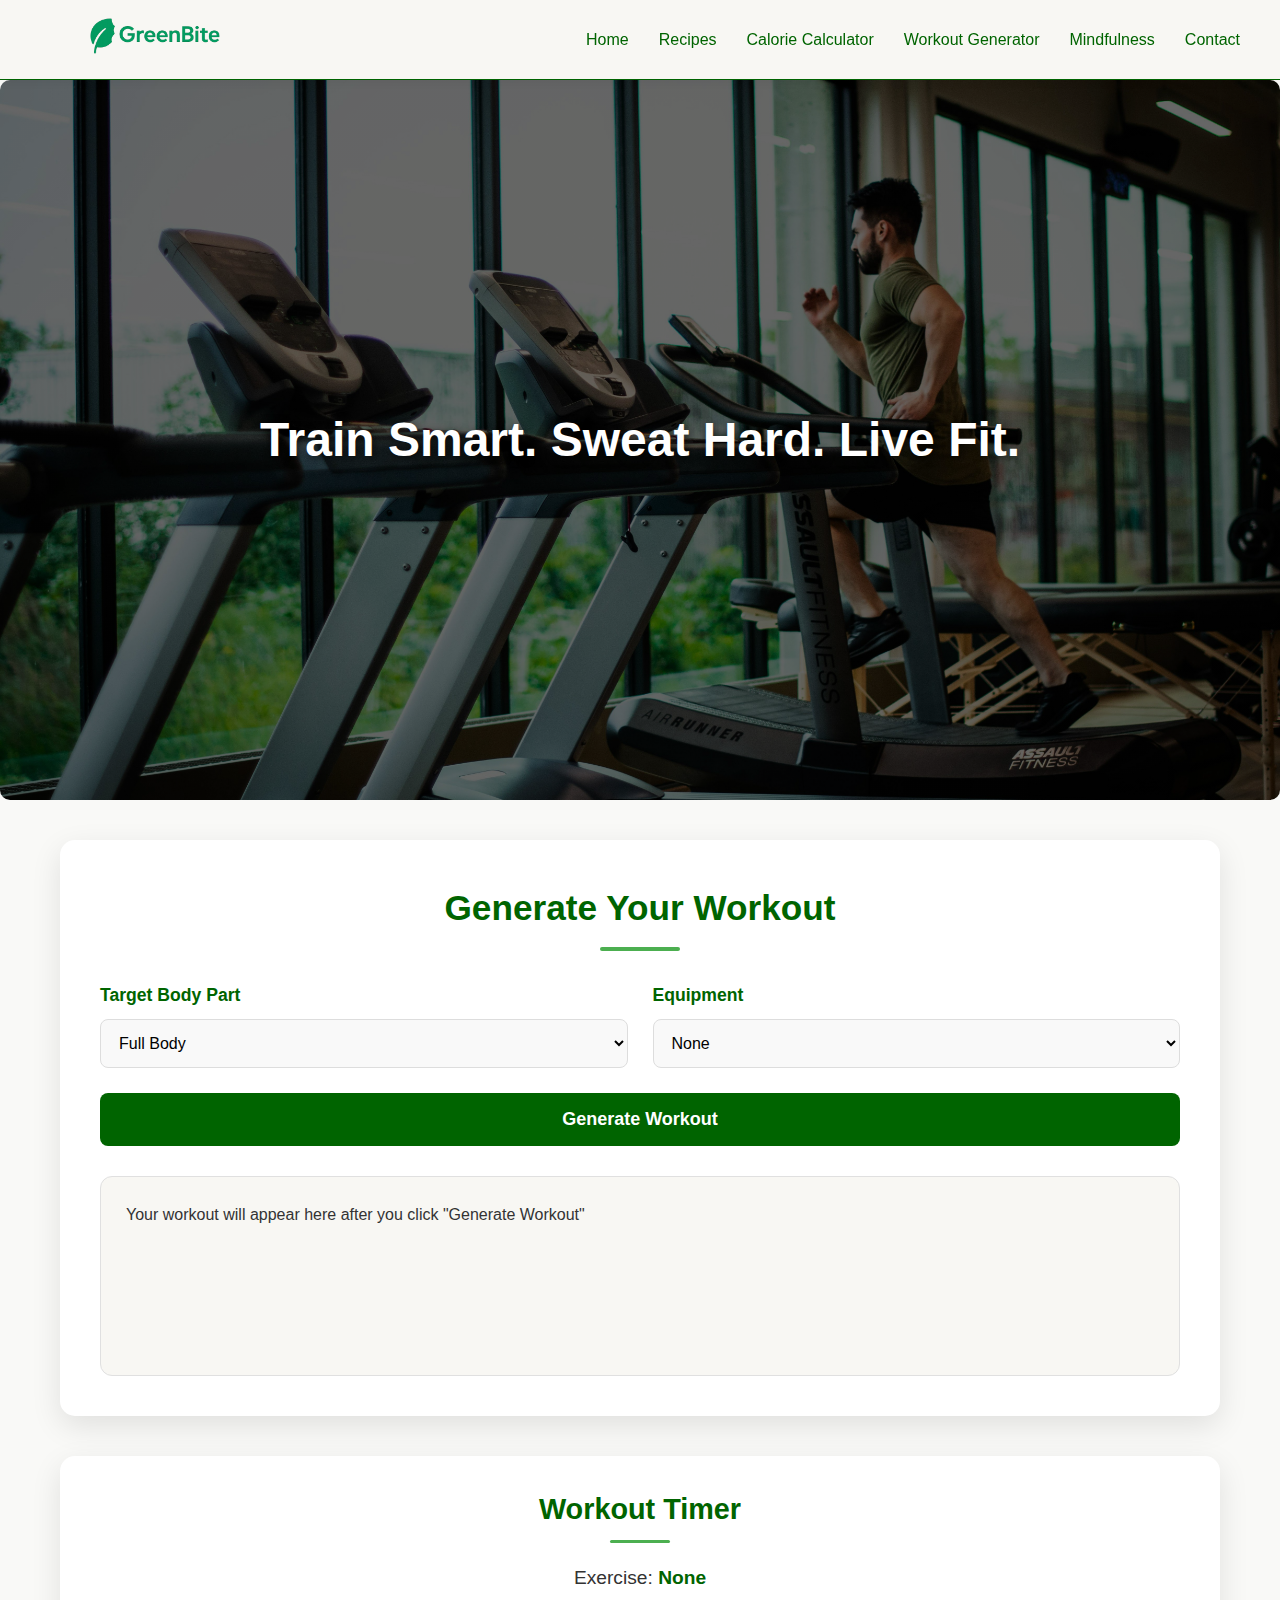
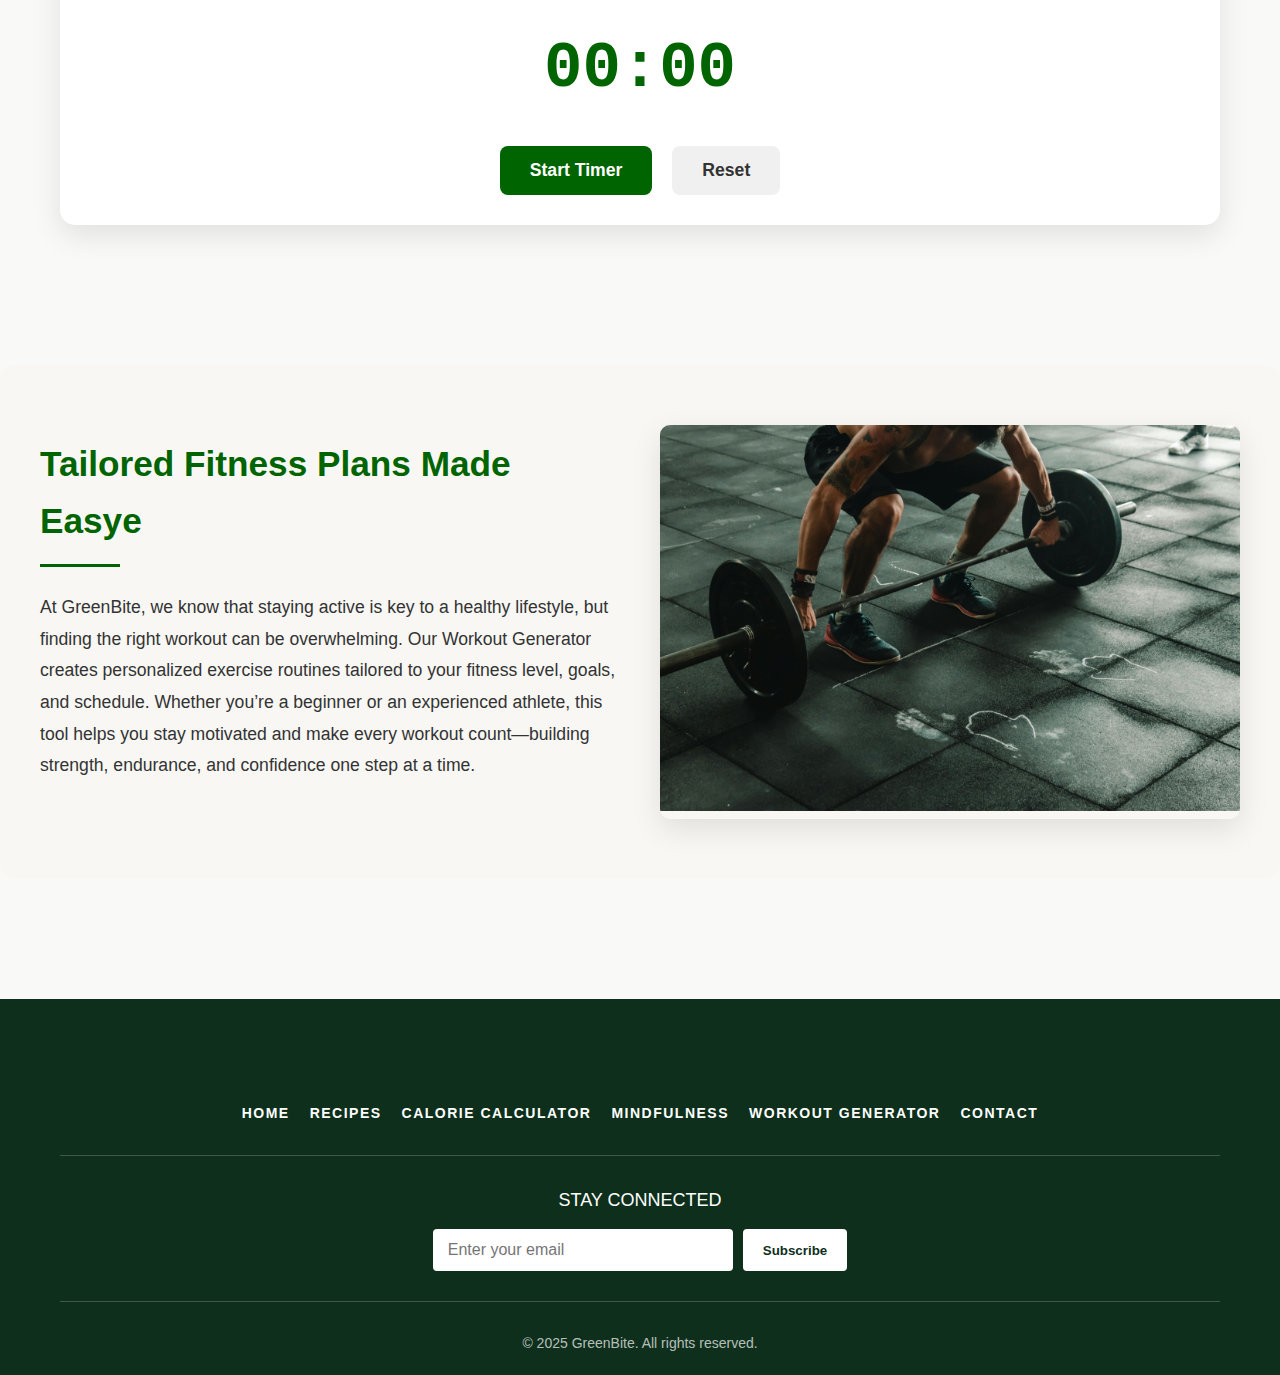
<file: workout.html>
<!DOCTYPE html>
<html lang="en">
<head>
  <meta charset="UTF-8">
  <meta name="viewport" content="width=device-width, initial-scale=1.0">
  <title>Workout Generator</title>
  <!-- Favicon -->
  <link rel="icon" href="https://github.com/Dulanga08/GreenBite-CB015600/raw/main/images/logo/favicon-16x16.png" type="image/x-icon">
  <link rel="icon" href="https://github.com/Dulanga08/GreenBite-CB015600/raw/main/images/logo/favicon-32x32.png" sizes="32x32" type="image/x-icon">

  <link rel="stylesheet" href="./style_workout.css">
  <script src="workout.js" defer></script>


<body class="homebackgroud">

  <nav class="navbar">
    <div class="logo">
      <img src="./images/logo/GreenBite-Logo.png" alt="GreenBite Logo" />
    </div>
    <ul class="nav-links">
      <li><a href="./index.html">Home</a></li>
      <li><a href="./recipes.html">Recipes</a></li>
      <li><a href="./calculator.html">Calorie Calculator</a></li>
      <li><a href="./workout.html">Workout Generator</a></li>
      <li><a href="./mindfulness.html">Mindfulness</a></li>
      <li><a href="./contact.html">Contact</a></li>
    </ul>
 

   <div class="hamburger" id="hamburger">
      <span></span>
      <span></span>
      <span></span>
    </div>
  </nav>



  <section class="hero-image">
    <div class="hero-slogan">Train Smart. Sweat Hard. Live Fit.</div>
  </section>

  <main>
    <div class="workout-generator-container">
      <h2>Generate Your Workout</h2>
      <div class="form-container">
        <div class="form-group">
          <label for="body-part">Target Body Part</label>
          <select id="body-part">
            <option value="full">Full Body</option>
            <option value="arms">Arms</option>
            <option value="legs">Legs</option>
            <option value="core">Core</option>
            <option value="chest">Chest</option>
            <option value="back">Back</option>
          </select>
        </div>
        
        <div class="form-group">
          <label for="equipment">Equipment</label>
          <select id="equipment">
            <option value="none">None</option>
            <option value="dumbbells">Dumbbells</option>
            <option value="resistance">Resistance Bands</option>
          </select>
        </div>

        <button id="generate-button">Generate Workout</button>
      </div>

      <div class="workout-display" id="workout-display">
        <p>Your workout will appear here after you click "Generate Workout"</p>
      </div>
    </div>

    <div class="timer-container">
      <h3>Workout Timer</h3>
      <p id="exercise-label">Exercise: <span id="current-exercise">None</span></p>
      <div id="timer">00:00</div>
      <div class="timer-buttons">
        <button id="start-button">Start Timer</button>
        <button id="reset-button">Reset</button>
      </div>
    </div>
  </main>

  <section class="wellness-section">
    <div class="wellness-text">
      <h2>Tailored Fitness Plans Made Easye</h2>
      <hr>
      <p>
       At GreenBite, we know that staying active is key to a healthy lifestyle, but finding the right workout can be overwhelming.
        Our Workout Generator creates personalized exercise routines tailored to your fitness level, goals, and schedule. 
        Whether you’re a beginner or an experienced athlete, this tool helps you stay motivated and make every workout count—building strength,
         endurance, and confidence one step at a time.
      </p>
      
    </div>
    <div class="wellness-image">
      <img src="./images/recepies/worksecimg (1).jpg" alt="Wellness Image">
    </div>
  </section>

  <footer>
    <div class="footer-content">
      <div class="social-icons">
        <a href="#"><i class="fab fa-instagram"></i></a>
        <a href="#"><i class="fab fa-pinterest"></i></a>
        <a href="#"><i class="fab fa-twitter"></i></a>
        <a href="#"><i class="fab fa-facebook"></i></a>
      </div>

      <div class="page-links">
        <a href="./home.html">Home</a>
        <a href="./recipes.html">Recipes</a>
        <a href="./calculator.html">Calorie Calculator</a>
        <a href="./mindfulness.html">Mindfulness</a>
        <a href="./workout.html">Workout Generator</a>
        <a href="./contact.html">Contact</a>
      </div>

      <div class="newsletter">
        <h3>STAY CONNECTED</h3>
        <form id="newsletterForm">
          <input type="email" id="emailInput" placeholder="Enter your email" required>
          <button type="submit">Subscribe</button>
        </form>
      </div>

      <div class="copyright">
        © 2025 GreenBite. All rights reserved.
      </div>
    </div>
  </footer>

</body>
</html>
</file>
<file: style_calculator.css>
* {
      margin: 0;
      padding: 0;
      box-sizing: border-box;
      text-decoration: none;
      font-family: 'Poppins', sans-serif;
    }

    body {
      background-color: #f9f9f7;
      color: #333;
      position: relative;
      min-height: 100vh;
      display: flex;
      flex-direction: column;
      line-height: 1.6;
    }

    /* Navigation Bar */
    .navbar {
      display: flex;
      justify-content: space-between;
      align-items: center;
      background-color: #f8f7f3;
      padding: 0px 40px;
      border-bottom: 1px solid #006400;
      position: sticky;
      top: 0;
      left: 0;
      width: 100%;
      z-index: 1000;
      box-shadow: 0 2px 10px rgba(0, 0, 0, 0.05);
      height: 80px;
    }

    /* Logo styling */
    .logo img {
      height: 150px;
      width: auto;
    }

    /* Navigation Links */
    .nav-links {
      list-style: none;
      display: flex;
      gap: 30px;
    }

    .nav-links a {
      text-decoration: none;
      color: #006400;
      font-size: 16px;
      position: relative;
      transition: all 0.3s ease;
      font-weight: 500;
    }

    .nav-links a:hover {
      opacity: 0.7;
    }

    /* Hamburger styles */
    .hamburger {
      display: none;
      flex-direction: column;
      justify-content: space-between;
      width: 25px;
      height: 20px;
      cursor: pointer;
      z-index: 1100;
    }

    .hamburger span {
      height: 3px;
      background: #006400;
      border-radius: 5px;
      transition: all 0.3s ease;
    }

    /* Container */
    main {
      width: 90%;
      max-width: 1200px;
      margin: 0 auto;
      padding-top: 100px;
      flex-grow: 1;
    }

    /* Hero Section */
    .hero {
      position: relative;
      background: linear-gradient(rgba(0, 0, 0, 0.5), rgba(0, 0, 0, 0.5)), url('./images/recepies/cal\ page\ background.jpg') no-repeat center center;
      background-size: cover;
      height: 40vh;
      display: flex;
      flex-direction: column;
      justify-content: center;
      align-items: center;
      color: white;
      text-align: center;
      padding: 20px;
      margin-top: 20px;
      border-radius: 10px;
    }

    .hero h1 {
      font-size: 2.8rem;
      margin-bottom: 10px;
      font-weight: 700;
    }

    .hero p {
      font-size: 1.2rem;
      color: #eee;
      max-width: 600px;
    }

    /* Calculator Container */
    .calculator-container {
      margin: 40px auto;
      padding: 30px;
      background: #fff;
      border-radius: 15px;
      box-shadow: 0 10px 30px rgba(0, 128, 0, 0.1);
      max-width: 700px;
      width: 90%;
    }

    .form-group {
      margin-bottom: 25px;
    }

    label {
      font-weight: 600;
      display: block;
      margin-bottom: 8px;
      color: #006400;
    }

    input, select {
      width: 100%;
      padding: 12px 15px;
      border-radius: 8px;
      border: 1px solid #ddd;
      font-size: 16px;
      transition: all 0.3s ease;
    }

    input:focus, select:focus {
      border-color: #006400;
      outline: none;
      box-shadow: 0 0 0 3px rgba(0, 100, 0, 0.1);
    }

    button[type="submit"] {
      width: 100%;
      background-color: #006400;
      color: white;
      padding: 15px;
      border: none;
      font-size: 18px;
      border-radius: 8px;
      cursor: pointer;
      transition: background-color 0.3s ease;
      font-weight: 600;
      margin-top: 10px;
    }

    button[type="submit"]:hover {
      background-color: #004d00;
      transform: translateY(-2px);
    }

    /* Results Section */
    .results {
      margin-top: 40px;
      display: none;
      padding: 30px;
      background-color: #f8f7f3;
      border-radius: 12px;
      border: 1px solid #e0e0e0;
    }

    .results h2 {
      color: #006400;
      margin-bottom: 20px;
      text-align: center;
      font-size: 1.8rem;
    }

    .results p {
      margin-bottom: 15px;
      font-size: 1.1rem;
    }

    .results h3 {
      color: #006400;
      margin: 25px 0 15px;
      font-size: 1.4rem;
    }

    .bar {
      background-color: #eee;
      height: 20px;
      width: 100%;
      border-radius: 10px;
      margin: 8px 0 15px;
      overflow: hidden;
    }

    .fill {
      height: 100%;
      width: 0%;
      background: linear-gradient(90deg, #006400, #4CAF50);
      transition: width 1s ease;
    }

    .macro {
      margin-bottom: 25px;
    }

    .macro label {
      font-weight: 600;
      color: #333;
    }

    .macro-value {
      font-weight: 600;
      color: #006400;
    }

    /* Wellness Section */
    .wellness-section {
      display: flex;
      justify-content: space-between;
      align-items: center;
      padding: 60px 40px;
      background-color: #f8f7f3;
      gap: 40px;
      margin: 60px 0;
      border-radius: 15px;
      flex-wrap: wrap;
    }

    .wellness-text {
      flex: 1;
      color: #333;
      min-width: 300px;
    }

    .wellness-text h2 {
      font-size: 2.2rem;
      color: #006400;
      margin-bottom: 15px;
    }

    .wellness-text hr {
      border: none;
      border-top: 3px solid #006400;
      width: 80px;
      margin-bottom: 25px;
    }

    .wellness-text p {
      font-size: 1.1rem;
      line-height: 1.8;
      margin-bottom: 25px;
    }

    .explore-btn {
      display: inline-block;
      margin-top: 15px;
      text-decoration: none;
      color: #006400;
      font-weight: bold;
      font-size: 1rem;
      padding: 10px 0;
      border-bottom: 2px solid transparent;
      transition: all 0.3s ease;
    }

    .explore-btn:hover {
      border-bottom: 2px solid #006400;
      transform: translateX(5px);
    }

    .wellness-image {
      flex: 1;
      min-width: 300px;
      border-radius: 10px;
      overflow: hidden;
      box-shadow: 0 10px 30px rgba(0, 0, 0, 0.1);
    }

    .wellness-image img {
      width: 100%;
      height: auto;
      object-fit: cover;
      transition: transform 0.5s ease;
    }

    .wellness-image:hover img {
      transform: scale(1.05);
    }

    /* Footer */
    footer {
      background-color: #0e2f1c;
      color: white;
      padding: 40px 0 20px;
      text-align: center;
      margin-top: 60px;
      width: 100%;
    }

    .footer-content {
      max-width: 1200px;
      margin: 0 auto;
      padding: 0 20px;
    }

    .social-icons {
      margin-bottom: 25px;
    }

    .social-icons a {
      margin: 0 15px;
      color: white;
      font-size: 24px;
      text-decoration: none;
      transition: color 0.3s ease;
    }

    .social-icons a:hover {
      color: #a3d9b1;
    }

    .page-links {
      margin: 25px 0;
      display: flex;
      flex-wrap: wrap;
      justify-content: center;
      gap: 20px;
    }

    .page-links a {
      color: white;
      text-transform: uppercase;
      letter-spacing: 1.5px;
      font-weight: 600;
      text-decoration: none;
      font-size: 14px;
      transition: color 0.3s ease;
    }

    .page-links a:hover {
      color: #a3d9b1;
    }

    .newsletter {
      margin: 30px 0;
      padding: 30px 0;
      border-top: 1px solid rgba(255, 255, 255, 0.2);
      border-bottom: 1px solid rgba(255, 255, 255, 0.2);
    }

    .newsletter h3 {
      margin-bottom: 15px;
      font-weight: 500;
      font-size: 18px;
    }

    .newsletter form {
      display: flex;
      justify-content: center;
      flex-wrap: wrap;
      gap: 10px;
      max-width: 500px;
      margin: 0 auto;
    }

    .newsletter input[type="email"] {
      padding: 12px 15px;
      border: none;
      border-radius: 4px;
      width: 300px;
      font-size: 16px;
    }

    .newsletter button {
      padding: 12px 20px;
      background-color: white;
      color: #0e2f1c;
      border: none;
      border-radius: 4px;
      cursor: pointer;
      font-weight: bold;
      transition: background-color 0.3s ease;
    }

    .newsletter button:hover {
      background-color: #f0f0f0;
    }

    .copyright {
      margin-top: 25px;
      font-size: 14px;
      color: rgba(255, 255, 255, 0.7);
    }

    /* Responsive Styles */
    @media (max-width: 1024px) {
      .hero h1 {
        font-size: 2.4rem;
      }
      
      .wellness-section {
        padding: 40px 30px;
      }
    }

    @media (max-width: 768px) {
      .navbar {
        padding: 0 20px;
      }
      
      .nav-links {
        position: absolute;
        top: 80px;
        right: 0;
        background-color: #f8f7f3;
        width: 100%;
        flex-direction: column;
        align-items: center;
        gap: 20px;
        padding: 20px 0;
        transform: translateY(-100%);
        transition: transform 0.3s ease-in-out;
        pointer-events: none;
        opacity: 0;
        box-shadow: 0 5px 10px rgba(0,0,0,0.1);
      }

      .nav-links.open {
        transform: translateY(0%);
        opacity: 1;
        pointer-events: auto;
      }

      .hamburger {
        display: flex;
      }

      .hero {
        height: 35vh;
        margin-top: 10px;
      }
      
      .hero h1 {
        font-size: 2rem;
      }
      
      .hero p {
        font-size: 1rem;
      }
      
      .calculator-container {
        margin: 30px auto;
        padding: 20px;
      }
      
      .page-links {
        flex-direction: column;
        gap: 10px;
      }
      
      .newsletter form {
        flex-direction: column;
        align-items: center;
      }
      
      .newsletter input[type="email"] {
        width: 100%;
        max-width: 300px;
      }
      
      .wellness-section {
        flex-direction: column;
        padding: 30px 20px;
        gap: 30px;
      }
      
      .wellness-text h2 {
        font-size: 1.8rem;
      }
    }

    @media (max-width: 480px) {
      .hero h1 {
        font-size: 1.8rem;
      }
      
      .hero p {
        font-size: 0.9rem;
      }
      
      .calculator-container {
        padding: 20px 15px;
      }
      
      .results {
        padding: 20px 15px;
      }
      
      .wellness-section {
        padding: 20px 15px;
      }
      
      .wellness-text h2 {
        font-size: 1.6rem;
      }
      
      .social-icons a {
        margin: 0 10px;
        font-size: 20px;
      }
    }
</file>
<file: style_recepie.css>
* {
      margin: 0;
      padding: 0;
      box-sizing: border-box;
      text-decoration: none;
      font-family: 'Poppins', sans-serif;
    }

    body {
      background-color: #f9f9f7;
      color: #333;
      position: relative;
      min-height: 100vh;
      display: flex;
      flex-direction: column;
      line-height: 1.6;
    }

    /* Navigation Bar */
    .navbar {
      display: flex;
      justify-content: space-between;
      align-items: center;
      background-color: #f8f7f3;
      padding: 0px 40px;
      border-bottom: 1px solid #006400;
      position: sticky;
      top: 0;
      left: 0;
      width: 100%;
      z-index: 1000;
      box-shadow: 0 2px 10px rgba(0, 0, 0, 0.05);
      height: 80px;
    }

    /* Logo styling */
    .logo img {
      height: 150px;
      width: auto;
    }

    /* Navigation Links */
    .nav-links {
      list-style: none;
      display: flex;
      gap: 30px;
    }

    .nav-links a {
      text-decoration: none;
      color: #006400;
      font-size: 16px;
      position: relative;
      transition: all 0.3s ease;
      font-weight: 500;
    }

    .nav-links a:hover {
      opacity: 0.7;
    }

    /* Hamburger styles */
    .hamburger {
      display: none;
      flex-direction: column;
      justify-content: space-between;
      width: 25px;
      height: 20px;
      cursor: pointer;
      z-index: 1100;
    }

    .hamburger span {
      height: 3px;
      background: #006400;
      border-radius: 5px;
      transition: all 0.3s ease;
    }

    /* Container */
    .container {
      width: 90%;
      max-width: 1200px;
      margin: 0 auto;
      padding-top: 100px;
      flex-grow: 1;
    }

    /* Page Title */
    h1 {
      font-size: 3rem;
      font-weight: 800;
      text-align: center;
      color: #004D40;
      margin-top: 30px;
      margin-bottom: 30px;
      position: relative;
      font-family: 'Poppins', sans-serif;
    }

    h1:after {
      content: '';
      display: block;
      width: 80px;
      height: 4px;
      background: #4CAF50;
      margin: 15px auto;
      border-radius: 2px;
    }

    /* Filter and Search */
    .filter-search-bar {
      display: flex;
      justify-content: space-between;
      align-items: center;
      margin: 30px 0;
      gap: 20px;
      flex-wrap: wrap;
      background: white;
      padding: 20px;
      border-radius: 10px;
      box-shadow: 0 4px 10px rgba(0, 0, 0, 0.05);
    }

    .filter-search-bar label {
      font-weight: 500;
      margin-right: 8px;
      color: #006400;
    }

    .filter-search-bar select,
    .filter-search-bar input {
      padding: 10px 15px;
      font-size: 16px;
      border-radius: 5px;
      border: 1px solid #ccc;
      min-width: 200px;
    }

    .filters, .search {
      display: flex;
      align-items: center;
    }

    /* Recipe Sections */
    .recipe-section {
      margin-top: 50px;
    }

    .recipe-section h2 {
      font-size: 30px;
      margin-bottom: 20px;
      font-weight: bold;
      color: #2E7D32;
      padding-bottom: 10px;
      border-bottom: 2px solid #4CAF50;
    }

    /* Recipe Grid */
    .recipe-grid {
      display: grid;
      grid-template-columns: repeat(3, 1fr);
      gap: 30px;
      margin-bottom: 50px;
    }

    /* Recipe Card Styles */
    .card {
      background-color: #FFFFFF;
      border-radius: 15px;
      overflow: hidden;
      box-shadow: 0 4px 15px rgba(0, 0, 0, 0.1);
      transition: transform 0.3s ease-in-out, box-shadow 0.3s ease;
      cursor: pointer;
      height: 100%;
    }

    .card:hover {
      transform: translateY(-5px);
      box-shadow: 0 8px 20px rgba(0, 0, 0, 0.15);
    }

    .card-image {
      position: relative;
      width: 100%;
      overflow: hidden;
      border-radius: 15px 15px 0 0;
    }

    .card-image img {
      width: 100%;
      height: 200px;
      object-fit: cover;
      transition: transform 0.3s ease-in-out;
    }

    .card:hover .card-image img {
      transform: scale(1.05);
    }

    .card-content {
      padding: 20px;
    }

    .card h2 {
      font-size: 22px;
      font-weight: bold;
      color: #004D40;
      margin: 0 0 10px 0;
      border: none;
      padding: 0;
    }

    .card p {
      font-size: 16px;
      color: #555;
      line-height: 1.5;
    }

    /* Modal */
    .modal {
      display: none;
      position: fixed;
      z-index: 100;
      left: 0;
      top: 0;
      width: 100%;
      height: 100%;
      background-color: rgba(0,0,0,0.6);
      align-items: center;
      justify-content: center;
      padding: 20px;
    }

    .modal-content {
      background-color: #fff;
      color: #2D2D2D;
      padding: 30px;
      width: 90%;
      max-width: 700px;
      border-radius: 12px;
      position: relative;
      max-height: 90vh;
      overflow-y: auto;
      box-shadow: 0 5px 25px rgba(0,0,0,0.2);
    }

    .modal .close {
      position: absolute;
      top: 15px;
      right: 20px;
      font-size: 28px;
      cursor: pointer;
      color: #777;
      transition: color 0.3s;
    }

    .modal .close:hover {
      color: #000;
    }

    #modalTitle {
      color: #006400;
      margin-bottom: 20px;
      font-size: 28px;
      padding-bottom: 10px;
      border-bottom: 2px solid #4CAF50;
    }

    .modal h3 {
      color: #2E7D32;
      margin: 20px 0 10px 0;
    }

    #modalIngredients, #modalSteps {
      margin-left: 20px;
      margin-bottom: 15px;
    }

    #modalIngredients li, #modalSteps li {
      margin-bottom: 8px;
    }

    .modal table {
      width: 100%;
      border-collapse: collapse;
      margin-top: 15px;
    }

    .modal th, .modal td {
      padding: 12px;
      text-align: center;
      border: 1px solid #ddd;
    }

    .modal th {
      background-color: #f2f2f2;
      font-weight: 600;
    }

    /* Footer */
    footer {
      background-color: #0e2f1c;
      color: white;
      padding: 40px 0 20px;
      text-align: center;
      margin-top: 60px;
      width: 100%;
    }

    .footer-content {
      max-width: 1200px;
      margin: 0 auto;
      padding: 0 20px;
    }

    .social-icons {
      margin-bottom: 25px;
    }

    .social-icons a {
      margin: 0 15px;
      color: white;
      font-size: 24px;
      text-decoration: none;
      transition: color 0.3s ease;
    }

    .social-icons a:hover {
      color: #a3d9b1;
    }

    .page-links {
      margin: 25px 0;
      display: flex;
      flex-wrap: wrap;
      justify-content: center;
      gap: 20px;
    }

    .page-links a {
      color: white;
      text-transform: uppercase;
      letter-spacing: 1.5px;
      font-weight: 600;
      text-decoration: none;
      font-size: 14px;
      transition: color 0.3s ease;
    }

    .page-links a:hover {
      color: #a3d9b1;
    }

    .newsletter {
      margin: 30px 0;
      padding: 30px 0;
      border-top: 1px solid rgba(255, 255, 255, 0.2);
      border-bottom: 1px solid rgba(255, 255, 255, 0.2);
    }

    .newsletter h3 {
      margin-bottom: 15px;
      font-weight: 500;
      font-size: 18px;
    }

    .newsletter form {
      display: flex;
      justify-content: center;
      flex-wrap: wrap;
      gap: 10px;
      max-width: 500px;
      margin: 0 auto;
    }

    .newsletter input[type="email"] {
      padding: 12px 15px;
      border: none;
      border-radius: 4px;
      width: 300px;
      font-size: 16px;
    }

    .newsletter button {
      padding: 12px 20px;
      background-color: white;
      color: #0e2f1c;
      border: none;
      border-radius: 4px;
      cursor: pointer;
      font-weight: bold;
      transition: background-color 0.3s ease;
    }

    .newsletter button:hover {
      background-color: #f0f0f0;
    }

    .copyright {
      margin-top: 25px;
      font-size: 14px;
      color: rgba(255, 255, 255, 0.7);
    }

    /* Responsive Styles */
    @media (max-width: 1024px) {
      .recipe-grid {
        grid-template-columns: repeat(2, 1fr);
      }
    }

    @media (max-width: 768px) {
      .navbar {
        padding: 0 20px;
      }
      
      .nav-links {
        position: absolute;
        top: 80px;
        right: 0;
        background-color: #f8f7f3;
        width: 100%;
        flex-direction: column;
        align-items: center;
        gap: 20px;
        padding: 20px 0;
        transform: translateY(-100%);
        transition: transform 0.3s ease-in-out;
        pointer-events: none;
        opacity: 0;
        box-shadow: 0 5px 10px rgba(0,0,0,0.1);
      }

      .nav-links.open {
        transform: translateY(0%);
        opacity: 1;
        pointer-events: auto;
      }

      .hamburger {
        display: flex;
      }

      .filter-search-bar {
        flex-direction: column;
        align-items: flex-start;
      }

      .recipe-grid {
        grid-template-columns: 1fr;
      }

      .card {
        width: 100%;
      }

      .page-links {
        flex-direction: column;
        gap: 10px;
      }

      .container {
        padding-top: 120px;
      }
      
      .newsletter form {
        flex-direction: column;
        align-items: center;
      }
      
      .newsletter input[type="email"] {
        width: 100%;
        max-width: 300px;
      }
    }
</file>
<file: style_workout.css>
* {
      margin: 0;
      padding: 0;
      box-sizing: border-box;
      text-decoration: none;
      font-family: 'Poppins', sans-serif;
    }

    body {
      background-color: #f9f9f7;
      color: #333;
      position: relative;
      min-height: 100vh;
      display: flex;
      flex-direction: column;
      line-height: 1.6;
    }

    /* Navigation Bar */
    .navbar {
      display: flex;
      justify-content: space-between;
      align-items: center;
      background-color: #f8f7f3;
      padding: 0px 40px;
      border-bottom: 1px solid #006400;
      position: sticky;
      top: 0;
      left: 0;
      width: 100%;
      z-index: 1000;
      box-shadow: 0 2px 10px rgba(0, 0, 0, 0.05);
      height: 80px;
    }

    /* Logo styling */
    .logo img {
      height: 150px;
      width: auto;
    }

    /* Navigation Links */
    .nav-links {
      list-style: none;
      display: flex;
      gap: 30px;
    }

    .nav-links a {
      text-decoration: none;
      color: #006400;
      font-size: 16px;
      position: relative;
      transition: all 0.3s ease;
      font-weight: 500;
    }

    .nav-links a:hover {
      opacity: 0.7;
    }

    /* Hamburger styles */
    .hamburger {
      display: none;
      flex-direction: column;
      justify-content: space-between;
      width: 25px;
      height: 20px;
      cursor: pointer;
      z-index: 1100;
    }

    .hamburger span {
      height: 3px;
      background: #006400;
      border-radius: 5px;
      transition: all 0.3s ease;
    }

    /* Hero Section */
    .hero-image {
      width: 100%;
      height: 80vh;
      background: linear-gradient(rgba(0, 0, 0, 0.6), rgba(0, 0, 0, 0.6)), url('./images/recepies/Workout\ genrator.jpg') no-repeat center center;
      background-size: cover;
      display: flex;
      align-items: center;
      justify-content: center;
      margin-top: 80px;
      position: relative;
      flex-direction: column;
      justify-content: center;
      align-items: center;
      padding: 20px;
      margin-top: 0px;
      border-radius: 10px;

    }

    .hero-slogan {
      color: white;
      font-size: 3rem;
      font-weight: bold;
      text-align: center;
      text-shadow: 2px 2px 10px rgba(0, 0, 0, 0.7);
      animation: fadeIn 2s ease;
      padding: 0 20px;
    }


    /* Main Content */
    main {
      padding: 40px 20px;
      max-width: 1200px;
      margin: 0 auto;
      width: 100%;
    }

    /* Workout Generator Container */
    .workout-generator-container {
      background: #fff;
      padding: 40px;
      border-radius: 15px;
      box-shadow: 0 10px 30px rgba(0, 0, 0, 0.1);
      margin-bottom: 40px;
    }

    .workout-generator-container h2 {
      text-align: center;
      color: #006400;
      margin-bottom: 30px;
      font-size: 2.2rem;
      position: relative;
      padding-bottom: 15px;
    }

    .workout-generator-container h2:after {
      content: '';
      position: absolute;
      bottom: 0;
      left: 50%;
      transform: translateX(-50%);
      width: 80px;
      height: 4px;
      background: #4CAF50;
      border-radius: 2px;
    }

    .form-container {
      display: grid;
      grid-template-columns: 1fr 1fr;
      gap: 25px;
      margin-bottom: 30px;
    }

    .form-group {
      display: flex;
      flex-direction: column;
    }

    label {
      font-weight: 600;
      margin-bottom: 10px;
      color: #006400;
      font-size: 1.1rem;
    }

    select {
      padding: 14px;
      border-radius: 8px;
      border: 1px solid #ddd;
      font-size: 16px;
      background-color: #f9f9f9;
      transition: all 0.3s ease;
    }

    select:focus {
      border-color: #006400;
      outline: none;
      box-shadow: 0 0 0 3px rgba(0, 100, 0, 0.1);
    }

    #generate-button {
      grid-column: span 2;
      padding: 16px;
      background-color: #006400;
      color: white;
      border: none;
      border-radius: 8px;
      font-size: 18px;
      font-weight: 600;
      cursor: pointer;
      transition: all 0.3s ease;
    }

    #generate-button:hover {
      background-color: #004d00;
      transform: translateY(-2px);
      box-shadow: 0 5px 15px rgba(0, 100, 0, 0.2);
    }

    /* Workout Display */
    .workout-display {
      margin-top: 30px;
      padding: 25px;
      background-color: #f8f7f3;
      border-radius: 12px;
      border: 1px solid #e0e0e0;
      min-height: 200px;
    }

    .exercise-card {
      background: white;
      padding: 20px;
      margin-bottom: 20px;
      border-radius: 10px;
      box-shadow: 0 4px 10px rgba(0, 0, 0, 0.05);
      transition: transform 0.3s ease;
    }

    .exercise-card:hover {
      transform: translateY(-3px);
      box-shadow: 0 6px 15px rgba(0, 0, 0, 0.1);
    }

    .exercise-card h3 {
      color: #006400;
      margin-bottom: 15px;
      font-size: 1.4rem;
    }

    .exercise-card p {
      margin-bottom: 8px;
      font-size: 1.1rem;
    }

    /* Timer Container */
    .timer-container {
      background: #fff;
      padding: 30px;
      border-radius: 15px;
      box-shadow: 0 10px 30px rgba(0, 0, 0, 0.1);
      text-align: center;
      margin-bottom: 40px;
    }

    .timer-container h3 {
      color: #006400;
      margin-bottom: 20px;
      font-size: 1.8rem;
      position: relative;
      padding-bottom: 10px;
    }

    .timer-container h3:after {
      content: '';
      position: absolute;
      bottom: 0;
      left: 50%;
      transform: translateX(-50%);
      width: 60px;
      height: 3px;
      background: #4CAF50;
      border-radius: 2px;
    }

    #exercise-label {
      font-size: 1.2rem;
      margin-bottom: 15px;
    }

    #current-exercise {
      font-weight: 600;
      color: #006400;
    }

    #timer {
      font-size: 4rem;
      font-weight: bold;
      color: #006400;
      margin: 25px 0;
      font-family: 'Courier New', monospace;
    }

    .timer-buttons {
      display: flex;
      justify-content: center;
      gap: 20px;
    }

    .timer-buttons button {
      padding: 14px 30px;
      border: none;
      border-radius: 8px;
      font-size: 1.1rem;
      font-weight: 600;
      cursor: pointer;
      transition: all 0.3s ease;
    }

    #start-button {
      background-color: #006400;
      color: white;
    }

    #start-button:hover {
      background-color: #004d00;
      transform: translateY(-2px);
    }

    #reset-button {
      background-color: #f0f0f0;
      color: #333;
    }

    #reset-button:hover {
      background-color: #e0e0e0;
      transform: translateY(-2px);
    }

    /* Wellness Section */
    .wellness-section {
      display: flex;
      justify-content: space-between;
      align-items: center;
      padding: 60px 40px;
      background-color: #f8f7f3;
      gap: 40px;
      margin: 60px 0;
      border-radius: 15px;
      flex-wrap: wrap;
    }

    .wellness-text {
      flex: 1;
      color: #333;
      min-width: 300px;
    }

    .wellness-text h2 {
      font-size: 2.2rem;
      color: #006400;
      margin-bottom: 15px;
    }

    .wellness-text hr {
      border: none;
      border-top: 3px solid #006400;
      width: 80px;
      margin-bottom: 25px;
    }

    .wellness-text p {
      font-size: 1.1rem;
      line-height: 1.8;
      margin-bottom: 25px;
    }

    .explore-btn {
      display: inline-block;
      margin-top: 15px;
      text-decoration: none;
      color: #006400;
      font-weight: bold;
      font-size: 1rem;
      padding: 10px 0;
      border-bottom: 2px solid transparent;
      transition: all 0.3s ease;
    }

    .explore-btn:hover {
      border-bottom: 2px solid #006400;
      transform: translateX(5px);
    }

    .wellness-image {
      flex: 1;
      min-width: 300px;
      border-radius: 10px;
      overflow: hidden;
      box-shadow: 0 10px 30px rgba(0, 0, 0, 0.1);
    }

    .wellness-image img {
      width: 100%;
      height: auto;
      object-fit: cover;
      transition: transform 0.5s ease;
    }

    .wellness-image:hover img {
      transform: scale(1.05);
    }

    /* Footer */
    footer {
      background-color: #0e2f1c;
      color: white;
      padding: 40px 0 20px;
      text-align: center;
      margin-top: 60px;
      width: 100%;
    }

    .footer-content {
      max-width: 1200px;
      margin: 0 auto;
      padding: 0 20px;
    }

    .social-icons {
      margin-bottom: 25px;
    }

    .social-icons a {
      margin: 0 15px;
      color: white;
      font-size: 24px;
      text-decoration: none;
      transition: color 0.3s ease;
    }

    .social-icons a:hover {
      color: #a3d9b1;
    }

    .page-links {
      margin: 25px 0;
      display: flex;
      flex-wrap: wrap;
      justify-content: center;
      gap: 20px;
    }

    .page-links a {
      color: white;
      text-transform: uppercase;
      letter-spacing: 1.5px;
      font-weight: 600;
      text-decoration: none;
      font-size: 14px;
      transition: color 0.3s ease;
    }

    .page-links a:hover {
      color: #a3d9b1;
    }

    .newsletter {
      margin: 30px 0;
      padding: 30px 0;
      border-top: 1px solid rgba(255, 255, 255, 0.2);
      border-bottom: 1px solid rgba(255, 255, 255, 0.2);
    }

    .newsletter h3 {
      margin-bottom: 15px;
      font-weight: 500;
      font-size: 18px;
    }

    .newsletter form {
      display: flex;
      justify-content: center;
      flex-wrap: wrap;
      gap: 10px;
      max-width: 500px;
      margin: 0 auto;
    }

    .newsletter input[type="email"] {
      padding: 12px 15px;
      border: none;
      border-radius: 4px;
      width: 300px;
      font-size: 16px;
    }

    .newsletter button {
      padding: 12px 20px;
      background-color: white;
      color: #0e2f1c;
      border: none;
      border-radius: 4px;
      cursor: pointer;
      font-weight: bold;
      transition: background-color 0.3s ease;
    }

    .newsletter button:hover {
      background-color: #f0f0f0;
    }

    .copyright {
      margin-top: 25px;
      font-size: 14px;
      color: rgba(255, 255, 255, 0.7);
    }

    /* Responsive Styles */
    @media (max-width: 1024px) {
      .hero-slogan {
        font-size: 2.5rem;
      }
      
      .wellness-section {
        padding: 40px 30px;
      }
    }

    @media (max-width: 768px) {
      .navbar {
        padding: 0 20px;
      }
      
      .nav-links {
        position: absolute;
        top: 80px;
        right: 0;
        background-color: #f8f7f3;
        width: 100%;
        flex-direction: column;
        align-items: center;
        gap: 20px;
        padding: 20px 0;
        transform: translateY(-100%);
        transition: transform 0.3s ease-in-out;
        pointer-events: none;
        opacity: 0;
        box-shadow: 0 5px 10px rgba(0,0,0,0.1);
      }

      .nav-links.open {
        transform: translateY(0%);
        opacity: 1;
        pointer-events: auto;
      }

      .hamburger {
        display: flex;
      }

      .hero-image {
        height: 50vh;
        margin-top: 10px;
      }
      
      .hero-slogan {
        font-size: 2rem;
      }
      
      .form-container {
        grid-template-columns: 1fr;
      }
      
      #generate-button {
        grid-column: span 1;
      }
      
      .workout-generator-container, .timer-container {
        padding: 25px;
      }
      
      .timer-buttons {
        flex-direction: column;
        gap: 15px;
      }
      
      .timer-buttons button {
        width: 100%;
      }
      
      .page-links {
        flex-direction: column;
        gap: 10px;
      }
      
      .newsletter form {
        flex-direction: column;
        align-items: center;
      }
      
      .newsletter input[type="email"] {
        width: 100%;
        max-width: 300px;
      }
      
      .wellness-section {
        flex-direction: column;
        padding: 30px 20px;
        gap: 30px;
      }
      
      .wellness-text h2 {
        font-size: 1.8rem;
      }
    }

    @media (max-width: 480px) {
      .hero-slogan {
        font-size: 1.8rem;
      }
      
      .workout-generator-container, .timer-container {
        padding: 20px 15px;
      }
      
      #timer {
        font-size: 3rem;
      }
      
      .wellness-section {
        padding: 20px 15px;
      }
      
      .wellness-text h2 {
        font-size: 1.6rem;
      }
      
      .social-icons a {
        margin: 0 10px;
        font-size: 20px;
      }
    }
</file>
<file: style_home.css>
/* === GLOBAL RESET === */
* {
  margin: 0;
  padding: 0;
  box-sizing: border-box;
  text-decoration: none;
}

html {
  scroll-behavior: smooth;
  font-family: Arial, sans-serif;
  height: 100%;
  overflow-x: hidden;
}

body {
  background-color: rgb(237, 229, 229);
  position: relative;
  min-height: 100vh;
  height: 100%;
}

/* === NAVBAR === */
.header {
  position: sticky;
  top: 0;
  width: 100%;
  z-index: 1000;
}

.navbar {
  display: flex;
  justify-content: space-between;
  align-items: center;
  background-color: #f8f7f3;
  padding: 20px 40px;
  border-bottom: 1px solid #006400;
  box-shadow: 0 2px 10px rgba(0, 0, 0, 0.05);
  height: 80px;
}

/* Logo styling */
.logo img {
  height: 150px;
  width: auto;
}

/* Navigation Links */
.nav-links {
  list-style: none;
  display: flex;
  gap: 30px;
}

.nav-links a {
  color: #006400;
  font-size: 16px;
  position: relative;
  transition: all 0.3s ease;
}

.nav-links a:hover {
  opacity: 0.7;
}

/* Hamburger Menu */
.hamburger {
  display: none;
  flex-direction: column;
  cursor: pointer;
  gap: 6px;
  z-index: 1100;
  background: none;
  border: none;
  padding: 5px;
}

.hamburger span {
  width: 25px;
  height: 3px;
  background: #006400;
  border-radius: 2px;
  display: block;
}

/* === VIDEO BACKGROUND === */
.video-background {
  position: fixed;
  top: 0;
  left: 0;
  height: 100vh;
  width: 100vw;
  z-index: -1;
  overflow: hidden;
}

.video-background video {
  width: 100%;
  height: 100%;
  object-fit: cover;
  object-position: center;
  pointer-events: none;
}

/* === HERO SECTION === */
.hero {
  height: 100vh;
  display: flex;
  flex-direction: column;
  justify-content: center;
  align-items: center;
  color: #000000;
  text-align: center;
  padding: 20px;
  padding-bottom: 190px;
}

.hero-text h1 {
  font-size: 76px;
  font-weight: bold;
  margin-bottom: 10px;
}

.hero-text p {
  font-size: 32px;
  margin-bottom: 20px;
}

.btn {
  font-size: 24px;
  color: #004400;
  text-decoration: none;
  border-bottom: 1px solid transparent;
  transition: 0.3s;
}

.btn:hover {
  border-bottom: 1px solid #004400;
}

/* === DAILY TIP === */
.daily-tip-section {
  background-color: #f2f9f4;
  padding: 60px 20px;
  text-align: center;
}

.tip-container {
  max-width: 800px;
  margin: 0 auto;
}

.daily-tip-section h2 {
  color: #006400;
  font-size: 32px;
  margin-bottom: 20px;
}

.daily-tip-section p {
  font-size: 20px;
  color: #333;
  line-height: 1.6;
}

/* === WELLNESS SECTION === */
.wellness-section {
  display: flex;
  justify-content: space-between;
  align-items: flex-start;
  padding: 60px 80px;
  background-color: #fff;
  gap: 50px;
  padding-bottom: 60px;
}

.wellness-text {
  flex: 1;
  color: #333;
}

.wellness-text h2 {
  font-size: 36px;
  color: #006400;
  margin-bottom: 10px;
}

.wellness-text hr {
  border: none;
  border-top: 2px solid #006400;
  width: 80px;
  margin-bottom: 20px;
}

.wellness-text p {
  font-size: 16px;
  line-height: 1.8;
  margin-bottom: 20px;
}

.explore-btn {
  display: inline-block;
  margin-top: 10px;
  text-decoration: none;
  color: #006400;
  font-weight: bold;
  font-size: 14px;
  border-bottom: 1px solid transparent;
  transition: 0.3s ease;
}

.explore-btn:hover {
  border-bottom: 1px solid #006400;
}

.wellness-image {
  flex: 1;
}

.wellness-image img {
  width: 100%;
  border-radius: 8px;
  object-fit: cover;
}

/* === CARDS SECTION === */
.cards-section {
  display: flex;
  justify-content: center;
  gap: 20px;
  padding: 60px 20px;
  background-color: #f2f9f4;
  flex-wrap: wrap;
}

.card {
  width: 280px;
  height: 370px;
  overflow: hidden;
  border-radius: 10px;
  position: relative;
  transition: transform 0.3s ease-in-out;
  background-color: #ffffff;
  padding: 20px;
  color: #000;
}

.card img {
  width: 100%;
  height: 100%;
  object-fit: cover;
  display: block;
  border-radius: 6px;
}

.card:hover {
  transform: scale(1.02);
}

.card-title {
  position: absolute;
  bottom: 0;
  background: rgba(0, 64, 32, 0.6);
  color: white;
  width: 100%;
  padding: 12px;
  text-align: center;
  font-size: 18px;
  font-weight: 600;
}

/* Footer */
footer {
  background-color: #0e2f1c;
  color: white;
  padding: 40px 20px;
  text-align: center;
}

.social-icons {
  margin-bottom: 20px;
}

.social-icons a {
  margin: 0 15px;
  color: white;
  font-size: 24px;
  text-decoration: none;
  transition: color 0.3s ease;
}

.social-icons a:hover {
  color: #a3d9b1;
}

.page-links {
  margin: 25px 0;
  display: flex;
  flex-wrap: wrap;
  justify-content: center;
  gap: 15px;
}

.page-links a {
  color: white;
  text-transform: uppercase;
  letter-spacing: 1.5px;
  font-weight: 600;
  text-decoration: none;
  font-size: 14px;
  transition: color 0.3s ease;
}

.page-links a:hover {
  color: #a3d9b1;
}

.newsletter {
  margin: 30px 0;
  padding: 30px 0;
  border-top: 1px solid rgba(255, 255, 255, 0.2);
  border-bottom: 1px solid rgba(255, 255, 255, 0.2);
}

.newsletter h3 {
  margin-bottom: 15px;
  font-weight: 500;
}

.newsletter form {
  display: flex;
  justify-content: center;
  flex-wrap: wrap;
  gap: 10px;
  max-width: 500px;
  margin: 0 auto;
}

.newsletter input[type="email"] {
  padding: 12px 15px;
  border: none;
  border-radius: 4px;
  width: 300px;
  font-size: 16px;
}

.newsletter button {
  padding: 12px 20px;
  background-color: white;
  color: #0e2f1c;
  border: none;
  border-radius: 4px;
  cursor: pointer;
  font-weight: bold;
  transition: background-color 0.3s ease;
  width: auto;
}

.newsletter button:hover {
  background-color: #f0f0f0;
}

.copyright {
  margin-top: 25px;
  font-size: 14px;
  color: rgba(255, 255, 255, 0.7);
}


/* === MOBILE RESPONSIVE === */
@media (max-width: 768px) {
  /* Navbar adjustments */
  .logo img {
    height: 100px;
  }

  .hamburger {
    display: flex;
  }

  .nav-links {
    position: fixed;
    top: 80px;
    right: 0;
    background-color: #f8f7f3;
    width: 100%;
    flex-direction: column;
    align-items: center;
    display: none;
    z-index: 1001;
    padding: 20px 0;
    box-shadow: 0 2px 10px rgba(0,0,0,0.1);
    height: calc(100vh - 80px);
    overflow-y: auto;
    opacity: 0;
    pointer-events: none;
    transition: opacity 0.3s ease;
  }

  .nav-links.active {
    display: flex !important;
    opacity: 1;
    pointer-events: auto;
  }

  .nav-links li {
    margin: 15px 0;
  }

  /* Hero */
  .hero {
    padding-bottom: 100px;
  }

  .hero-text h1 {
    font-size: 38px;
    line-height: 1.2;
  }

  .hero-text p {
    font-size: 18px;
  }

  .btn {
    font-size: 18px;
    padding: 12px 24px;
    border: 2px solid #004400;
    border-radius: 6px;
    margin-top: 20px;
    display: inline-block;
  }

  /* Wellness Section */
  .wellness-section {
    flex-direction: column;
    padding: 40px 20px;
    gap: 20px;
  }

  .wellness-image img {
    border-radius: 10px;
  }

  /* Cards Section */
  .cards-section {
    flex-direction: column;
    align-items: center;
    padding: 40px 10px;
  }

  .card {
    width: 90%;
    max-width: 320px;
    height: auto;
    padding: 0;
    margin-bottom: 20px;
  }

  .card img {
    border-radius: 10px;
    height: auto;
  }
  
  /* Footer adjustments */
  .page-links {
    flex-direction: column;
  }
  
  .newsletter form {
    flex-direction: column;
    align-items: center;
  }
  
  .newsletter input[type="email"] {
    width: 100%;
    max-width: 300px;
  }
}
</file>
